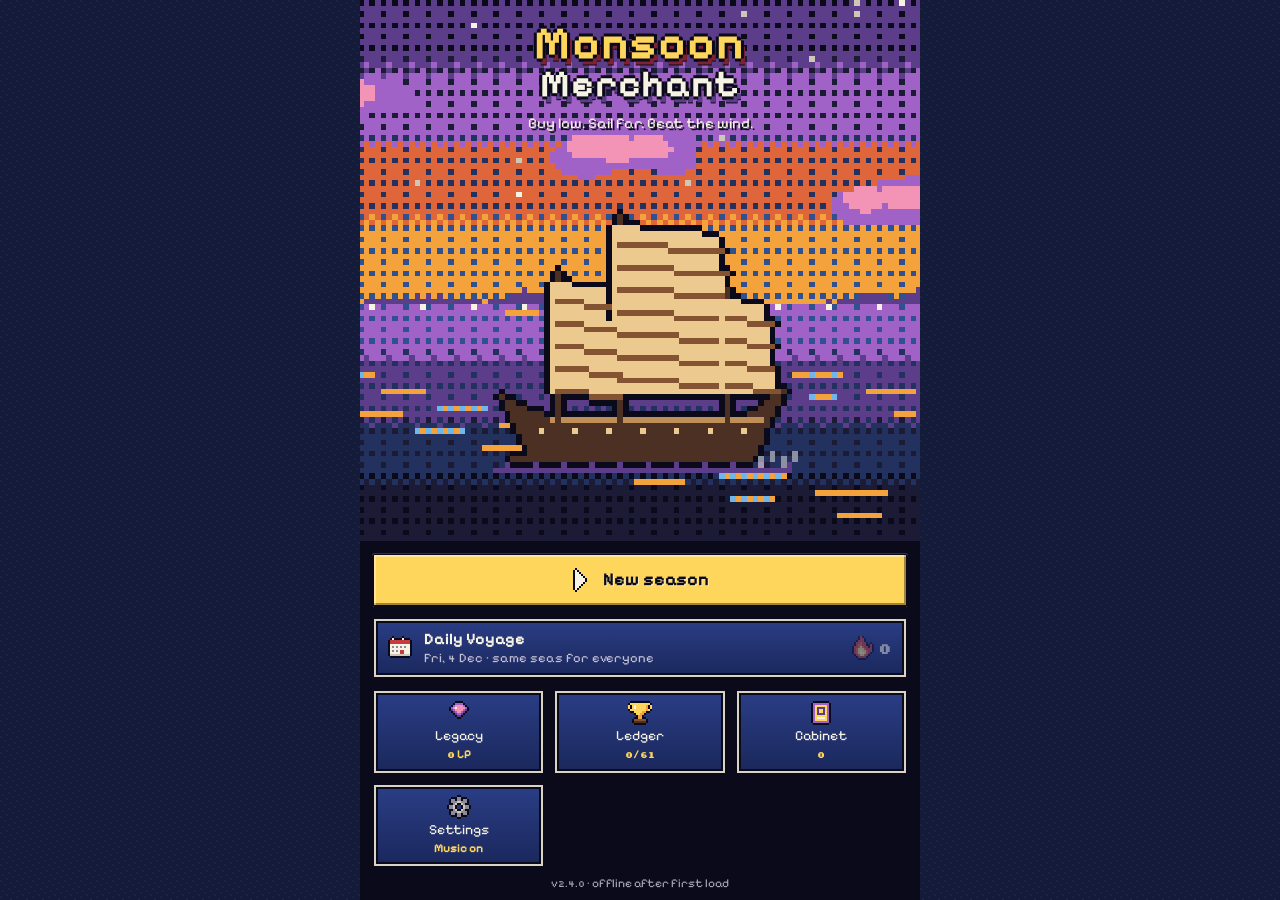
<file: index.html>
<!doctype html>
<html lang="en">
<head>
<meta charset="utf-8">
<meta name="viewport" content="width=device-width, initial-scale=1, viewport-fit=cover">
<title>Monsoon Merchant</title>
<meta name="description" content="Captain a ship across the monsoon seas of South-East Asia, then grow a trading company: warehouses, factories and freight that keep working while you sail. Plays offline.">
<link rel="canonical" href="https://noturboss.github.io/monsoon-merchant/">
<script type="application/ld+json">
{
  "@context": "https://schema.org",
  "@type": ["VideoGame", "WebApplication"],
  "@id": "https://noturboss.github.io/monsoon-merchant/#game",
  "name": "Monsoon Merchant",
  "url": "https://noturboss.github.io/monsoon-merchant/",
  "description": "A single-player trading and supply-chain strategy game. Captain your ship across South-East Asia and grow a company of warehouses, factories, estates, shops and freight routes that run while you sail. Play a 90 or 120-day season, the Daily Voyage, or Endless chapters. Installable for offline play after the first visit.",
  "image": "https://noturboss.github.io/monsoon-merchant/icon-512.png",
  "applicationCategory": "GameApplication",
  "operatingSystem": "Any operating system with a modern web browser",
  "browserRequirements": "Requires JavaScript. An initial internet connection is required for offline installation.",
  "gamePlatform": "Web browser",
  "genre": ["Strategy", "Trading simulation"],
  "playMode": "https://schema.org/SinglePlayer",
  "inLanguage": "en",
  "isAccessibleForFree": true,
  "offers": {
    "@type": "Offer",
    "price": "0",
    "priceCurrency": "MYR",
    "url": "https://noturboss.github.io/monsoon-merchant/"
  }
}
</script>
<meta name="theme-color" content="#111733">
<meta name="color-scheme" content="dark">
<meta name="mobile-web-app-capable" content="yes">
<meta name="apple-mobile-web-app-capable" content="yes">
<meta name="apple-mobile-web-app-status-bar-style" content="black-translucent">
<meta name="apple-mobile-web-app-title" content="Monsoon">
<meta name="format-detection" content="telephone=no">
<link rel="manifest" href="manifest.webmanifest">
<link rel="icon" type="image/png" sizes="192x192" href="icon-192.png">
<link rel="apple-touch-icon" href="apple-touch-icon.png">
<link rel="stylesheet" href="style.css">
<link rel="stylesheet" href="company.css">
</head>
<body>
<div id="app"><div id="screen" tabindex="-1"></div><div id="overlay"></div><div id="toasts" role="status" aria-live="polite" aria-relevant="additions text"></div></div>
<noscript><p style="padding:24px;color:#fff">Monsoon Merchant needs JavaScript.</p></noscript>
<script src="engine.js"></script>
<script src="map.js"></script>
<script src="logistics.js"></script>
<script src="company-world.js"></script>
<script src="company-actions.js"></script>
<script src="company-play.js"></script>
<script src="network-ui.js"></script>
<script src="art.js"></script>
<script src="pixel.js"></script>
<script src="sfx.js"></script>
<script src="ui.js"></script>
</body>
</html>
</file>
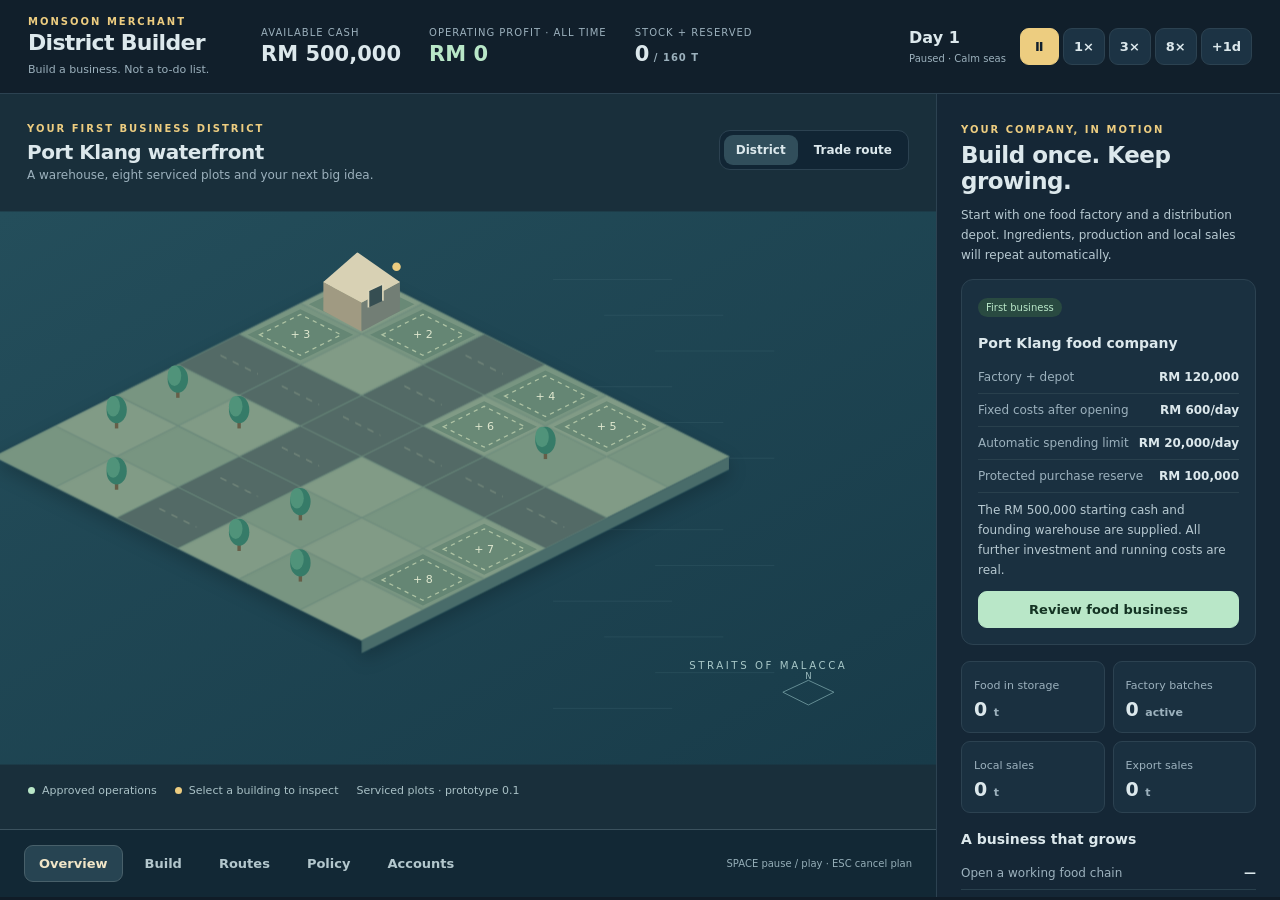
<file: desktop/index.html>
<!doctype html>
<html lang="en">
<head>
  <meta charset="utf-8"><meta name="viewport" content="width=device-width,initial-scale=1">
  <meta name="theme-color" content="#101f2d">
  <title>Monsoon Merchant — District Builder</title>
  <meta name="description" content="Desktop-first business-builder prototype. Build a supply chain, set its policies, and watch it work.">
  <link rel="stylesheet" href="district.css">
</head>
<body>
  <div id="app"></div>
  <input type="file" id="restore-file" accept="application/json,.json" hidden>
  <div id="notice" role="status" aria-live="polite"></div>
  <noscript>This local business simulation needs JavaScript. No account or cloud service is required.</noscript>
  <script src="simulation.js"></script><script src="scene.js"></script><script src="app.js"></script>
</body>
</html>
</file>
<file: style.css>
/* Fonts: Pixelify Sans (c) The Pixelify Sans Project Authors; Silkscreen (c) Jason Kottke (digits only). Both SIL Open Font License 1.1. */
@font-face{font-family:'Pixelify Sans';font-weight:400;font-display:swap;src:url([data-uri]) format('woff2')}
@font-face{font-family:'MM Digits';font-weight:400;font-display:swap;size-adjust:78%;unicode-range:U+0030-0039;src:url([data-uri]) format('woff')}
@font-face{font-family:'Pixelify Sans';font-weight:700;font-display:swap;src:url([data-uri]) format('woff2')}
@font-face{font-family:'MM Digits';font-weight:700;font-display:swap;size-adjust:78%;unicode-range:U+0030-0039;src:url([data-uri]) format('woff')}
/* Monsoon Merchant — 16-bit pixel theme. */
:root {
  --k: #0b0a1a; --ink: #1c1b36; --navy: #23315f; --blue: #31508f; --blue2: #3e80c4; --sky: #6fb7ea; --pale: #b4e6ff;
  --white: #f6f2e4; --silver: #cfc8b6; --grey: #8d8a99; --slate: #57556b;
  --teal: #39c3b2; --teal2: #1d7f84; --gold: #ffd65c; --orange: #f4a23c; --rust: #df653a; --red: #c63b3b; --maroon: #7d2232;
  --pink: #f394b6; --purple: #a062c6; --violet: #5c3d8a; --green: #84cf54; --green2: #3f9142; --sand: #ebc98f; --tan: #c08f58;
  --text: var(--white); --muted: #c4bfd3; --dim: #a7a3b8;
  --win1: #2b3e86; --win2: #1a275c;
  --safe-t: env(safe-area-inset-top, 0px); --safe-b: env(safe-area-inset-bottom, 0px);
  --px: 2px;
  color-scheme: dark;
}
* { box-sizing: border-box; margin: 0; padding: 0; -webkit-tap-highlight-color: transparent; }
html, body { height: 100%; background: #111733; }
body {
  font-family: 'MM Digits', 'Pixelify Sans', ui-monospace, monospace; font-size: 16px; line-height: 1.3; color: var(--text);
  background: #111733 var(--bgtile) repeat; background-size: 16px 16px; image-rendering: pixelated;
  overscroll-behavior: none; -webkit-font-smoothing: none; font-smooth: never; -webkit-user-select: none; user-select: none;
  -webkit-text-size-adjust: 100%;
}
button { font: inherit; color: inherit; background: none; border: 0; cursor: pointer; }
button:disabled { cursor: default; }
ul { list-style: none; }
b, strong { font-weight: 700; }
canvas, .ic, .gi, .pt, .sh, img { image-rendering: -webkit-optimize-contrast; image-rendering: pixelated; image-rendering: crisp-edges; }
canvas, .ic, .gi, .pt, .sh { image-rendering: pixelated; }
#app { position: fixed; inset: 0; display: flex; flex-direction: column; max-width: 560px; margin: 0 auto; }
#screen { flex: 1; min-height: 0; display: flex; flex-direction: column; }
.screen { flex: 1; min-height: 0; display: flex; flex-direction: column; }
.scroll { flex: 1; min-height: 0; overflow-y: auto; -webkit-overflow-scrolling: touch; padding: 12px 12px 24px; }
.pos { color: var(--green); } .neg { color: #ff7a6b; } .warn { color: var(--orange); } .dim { color: var(--dim); }
.small { font-size: 13px; }
.empty { color: var(--dim); padding: 10px 2px; }

/* ---------- Sprites ---------- */
.ic, .gi { display: inline-block; flex: none; width: 24px; height: 24px; background: no-repeat center / 100% 100%; vertical-align: middle; }
.ic.s16 { width: 16px; height: 16px; } .ic.s32, .gi.s32 { width: 36px; height: 36px; }
.gi.sm { width: 24px; height: 24px; } .gi.xs { width: 18px; height: 18px; }
.gi { width: 30px; height: 30px; }
.pt { --s: 48px; display: inline-block; flex: none; width: var(--s); height: var(--s); background: var(--bg, #222) no-repeat center bottom / 100% 100%;
  border: 2px solid var(--k); box-shadow: inset 0 0 0 2px rgba(255,255,255,.18); }
.pt { background-color: var(--bg); }
.sh { display: block; background: no-repeat center / contain; aspect-ratio: var(--w) / var(--h); width: 100%; }

/* ---------- Windows (JRPG frames) ---------- */
.win, .hud, .tabs, .sheet, .modal, .toast, .port-banner, .shipcard, .fin-card, .contract, .intel, .season-box, .yard-row, .ship-offer, .help-sec,
.capt, .setup-sum, .daily-card, .tile, .board, .tip, .banner, .end-hero, .chart-card, .lp-card, .lp-hero, .unl, .race, .bounty, .group .toggle-row, .link-row, .muted-box, .install-hint, .update, .goods .good, .cargo li, .achs li, .hist li, .sealog, .voyage-pill, .levels-info, .level-desc {
  background: linear-gradient(180deg, var(--win1), var(--win2));
  border: 2px solid var(--k);
  box-shadow: inset 0 0 0 2px #d9d3c3, inset 0 0 0 4px #0b0a1a, 0 3px 0 rgba(0,0,0,.35);
  clip-path: polygon(2px 0, calc(100% - 2px) 0, 100% 2px, 100% calc(100% - 2px), calc(100% - 2px) 100%, 2px 100%, 0 calc(100% - 2px), 0 2px);
}
.win.plain, .goods .good, .cargo li, .achs li, .hist li, .yard-row, .contract, .unl, .capt, .bounty { box-shadow: inset 0 0 0 2px #6d7fb8, inset 0 0 0 4px #0b0a1a; }
section { margin-top: 14px; }
section:first-child { margin-top: 0; }
.sec { display: flex; align-items: baseline; gap: 8px; font-size: 15px; color: var(--gold); text-transform: uppercase; letter-spacing: .06em; margin: 0 2px 8px; text-shadow: 2px 2px 0 var(--k); }
.sec small { color: var(--muted); text-transform: none; letter-spacing: 0; font-size: 13px; text-shadow: none; }
.sub { display: flex; gap: 8px; align-items: baseline; color: var(--gold); font-size: 15px; margin: 14px 2px 8px; text-shadow: 2px 2px 0 var(--k); }
.sub small { color: var(--muted); font-size: 13px; text-shadow: none; }
h1, h2, h3 { font-weight: 700; text-shadow: 2px 2px 0 var(--k); }

/* ---------- Buttons ---------- */
.btn { position: relative; display: inline-flex; align-items: center; justify-content: center; gap: 8px; min-height: 44px; padding: 8px 14px;
  background: var(--blue2); color: var(--white); border: 2px solid var(--k); font-weight: 700; text-shadow: 1px 1px 0 var(--k);
  box-shadow: inset 2px 2px 0 rgba(255,255,255,.38), inset -2px -2px 0 rgba(0,0,0,.38), 0 3px 0 var(--k);
  clip-path: polygon(2px 0, calc(100% - 2px) 0, 100% 2px, 100% calc(100% - 2px), calc(100% - 2px) 100%, 2px 100%, 0 calc(100% - 2px), 0 2px); }
.btn:active:not(:disabled) { transform: translateY(2px); box-shadow: inset -2px -2px 0 rgba(255,255,255,.25), inset 2px 2px 0 rgba(0,0,0,.45); }
.btn:disabled { filter: grayscale(.8) brightness(.7); }
.btn.primary { background: var(--gold); color: var(--k); text-shadow: 1px 1px 0 rgba(255,255,255,.6); }
.btn.ghost { background: var(--navy); }
.btn.big { width: 100%; min-height: 54px; font-size: 18px; }
.btn.sm { min-height: 38px; padding: 6px 10px; font-size: 14px; }
.btn.xs { min-height: 40px; padding: 4px 8px; font-size: 13px; }
.btn.danger { color: #ffb0a6; }
.btn.danger-fill { background: var(--red); }
.btn.on { background: var(--teal2); }
.btn small { display: block; font-weight: 400; font-size: 13px; opacity: .85; }
.icon-btn { width: 44px; height: 44px; display: grid; place-items: center; }
.icon-btn:active, .menu-btn:active { transform: translateY(2px); }
.cta { padding: 10px 12px calc(10px + var(--safe-b)); background: rgba(11,10,26,.85); border-top: 2px solid var(--k); }
.cta.stack { display: flex; flex-direction: column; gap: 10px; }
.cta-row { display: flex; gap: 10px; } .cta-row .btn { flex: 1; }
.row-actions { display: flex; flex-wrap: wrap; gap: 10px; margin-top: 12px; }
.row-actions .btn { flex: 1; }

/* ---------- Top bar ---------- */
.topbar { display: flex; align-items: center; gap: 6px; padding: calc(6px + var(--safe-t)) 8px 6px; background: var(--navy); border-bottom: 2px solid var(--k); box-shadow: 0 2px 0 #3c4f95 inset; }
.topbar h2 { flex: 1; font-size: 20px; }
.topbar-right { min-width: 44px; }

/* ---------- Title ---------- */
.title-screen { background: #120f2a; }
.title-top { position: relative; flex: 1; min-height: 200px; display: flex; flex-direction: column; justify-content: flex-start; overflow: hidden; }
.title-scene { position: absolute; inset: 0; }
.title-scene canvas { width: 100%; height: 100%; object-fit: cover; object-position: center 70%; display: block; }
.logo { position: relative; z-index: 1; text-align: center; padding: calc(22px + var(--safe-t)) 12px 0; }
.logo h1 { display: flex; flex-direction: column; line-height: .95; }
.logo h1 span { font-size: 46px; letter-spacing: .03em; color: var(--gold); text-shadow: 3px 0 0 var(--k), -3px 0 0 var(--k), 0 3px 0 var(--k), 0 -3px 0 var(--k), 4px 6px 0 var(--maroon), 4px 7px 0 var(--k); }
.logo h1 span:last-child { font-size: 38px; color: var(--white); text-shadow: 3px 0 0 var(--k), -3px 0 0 var(--k), 0 3px 0 var(--k), 0 -3px 0 var(--k), 4px 6px 0 var(--violet), 4px 7px 0 var(--k); }
.logo p { margin-top: 12px; color: var(--white); text-shadow: 2px 2px 0 var(--k); font-size: 15px; }
.title-bottom { padding: 10px 12px calc(8px + var(--safe-b)); background: rgba(11,10,26,.92); border-top: 2px solid var(--k); box-shadow: 0 -2px 0 #3c4f95; }
.title-actions { display: flex; flex-direction: column; gap: 10px; }
.title-actions > .btn { width: 100%; }
.btn.cont { flex-direction: column; text-align: center; }
.daily-card { display: flex; align-items: center; gap: 12px; padding: 10px 14px; text-align: left; }
.daily-card .dc-m { flex: 1; display: flex; flex-direction: column; }
.daily-card .dc-m small { color: var(--muted); font-size: 13px; }
.daily-card .dc-r { display: flex; align-items: center; gap: 4px; font-size: 20px; opacity: .45; }
.daily-card .dc-r.live { opacity: 1; color: var(--orange); }
.title-row { display: grid; grid-template-columns: repeat(3, 1fr); gap: 8px; }
.tile { display: flex; flex-direction: column; align-items: center; gap: 2px; padding: 10px 4px; }
.tile span { font-size: 14px; } .tile b { font-size: 12px; color: var(--gold); }
.install { width: 100%; }
.install-hint { display: flex; align-items: center; gap: 10px; padding: 10px 12px; font-size: 13px; color: var(--muted); }
.update { display: flex; align-items: center; gap: 10px; padding: 12px; width: 100%; text-align: left; color: var(--gold); animation: blink 1.2s steps(2) infinite; }
@keyframes blink { 50% { filter: brightness(1.35); } }
.version { text-align: center; font-size: 12px; color: var(--dim); margin-top: 8px; }

/* ---------- Setup ---------- */
.captains { display: flex; flex-direction: column; gap: 8px; }
.capt { display: flex; align-items: flex-start; gap: 12px; padding: 10px; text-align: left; }
.capt > div { flex: 1; display: flex; flex-direction: column; gap: 2px; }
.capt small { color: var(--gold); font-size: 13px; }
.capt p { color: var(--muted); font-size: 13px; }
.capt.on { background: linear-gradient(180deg, #2f6a8a, #1d3f66); box-shadow: inset 0 0 0 2px var(--gold), inset 0 0 0 4px var(--k); }
.capt.locked { opacity: .65; }
.capt.locked .pt { filter: grayscale(1) brightness(.6); }
.lockline, .startline { display: flex; align-items: center; gap: 4px; font-size: 12px; color: var(--dim); margin-top: 2px; }
.lockline .ic { width: 16px; height: 16px; }
.levels { display: grid; grid-template-columns: repeat(6, 1fr); gap: 6px; }
.lvl { min-height: 42px; display: grid; place-items: center; font-size: 18px; font-weight: 700; background: var(--navy); border: 2px solid var(--k); box-shadow: inset 2px 2px 0 rgba(255,255,255,.2), inset -2px -2px 0 rgba(0,0,0,.4); }
.lvl.on { background: var(--gold); color: var(--k); }
.lvl.locked { opacity: .5; }
.lvl .ic { width: 18px; height: 18px; }
.level-desc { margin-top: 10px; padding: 12px; font-size: 14px; color: var(--muted); }
.level-desc ul { margin: 6px 0 6px 18px; list-style: square; }
.level-desc b { color: var(--text); }
.setup-sum { display: grid; grid-template-columns: repeat(3, 1fr); padding: 12px; gap: 6px; }
.setup-sum div { display: flex; flex-direction: column; }
.setup-sum small { color: var(--muted); font-size: 12px; }

/* ---------- HUD & tabs ---------- */
.hud { position: relative; z-index: 2; padding: calc(4px + var(--safe-t)) 8px 6px; box-shadow: inset 0 -2px 0 #6d7fb8, 0 3px 0 rgba(0,0,0,.4); clip-path: none; border-width: 0 0 2px; }
.hud-r1 { display: flex; align-items: center; gap: 6px; }
.menu-btn { width: 40px; height: 40px; display: grid; place-items: center; }
.loc { flex: 1; min-width: 0; display: flex; align-items: center; gap: 6px; font-weight: 700; font-size: 16px; }
.loc span { white-space: nowrap; overflow: hidden; text-overflow: ellipsis; }
.chip.wind { display: flex; align-items: center; gap: 3px; padding: 3px 7px; background: var(--k); border: 2px solid var(--teal2); color: var(--pale); font-size: 13px; }
.chip.wind .ic { width: 18px; height: 18px; }
.chip.wind small { color: var(--muted); }
.day { display: flex; flex-direction: column; align-items: stretch; gap: 3px; padding: 3px 6px; background: var(--k); border: 2px solid var(--blue); font-size: 13px; min-width: 76px; }
.day i { display: block; height: 4px; background: var(--gold); box-shadow: 2px 0 0 var(--k); }
.hud-r2 { display: grid; grid-template-columns: 1.1fr .9fr 1.1fr; gap: 6px; margin-top: 6px; }
.stat { position: relative; display: flex; align-items: center; gap: 5px; padding: 4px 6px; background: rgba(11,10,26,.55); border: 2px solid var(--k); min-width: 0; }
.stat > div { display: flex; flex-direction: column; min-width: 0; }
.stat small { font-size: 11px; color: var(--muted); line-height: 1; }
.stat b { font-size: 15px; white-space: nowrap; overflow: hidden; text-overflow: ellipsis; line-height: 1.15; }
.stat .ic { width: 20px; height: 20px; }
.stat.cash b { color: var(--gold); }
.debt-badge { position: absolute; right: -2px; bottom: -10px; font-size: 10px; padding: 0 4px; background: var(--red); border: 2px solid var(--k); white-space: nowrap; }
.rivalbar { display: flex; align-items: center; gap: 6px; width: 100%; margin-top: 6px; padding: 2px 6px 2px 2px; background: rgba(11,10,26,.55); border: 2px solid var(--k); font-size: 13px; text-align: left; }
.rivalbar .pt { border-width: 1px; box-shadow: none; }
.rivalbar span { flex: 1; color: var(--muted); white-space: nowrap; overflow: hidden; text-overflow: ellipsis; }
.rivalbar span b { color: #ff8f7a; }
.rivalbar em { font-style: normal; font-weight: 700; white-space: nowrap; }
.rivalbar.ahead em { color: var(--green); } .rivalbar.behind em { color: #ff7a6b; }
.tabs { display: grid; grid-template-columns: repeat(5, minmax(0, 1fr)); padding: 4px 4px calc(4px + var(--safe-b)); clip-path: none; border-width: 2px 0 0; box-shadow: inset 0 2px 0 #6d7fb8; }
.tab { position: relative; display: flex; flex-direction: column; align-items: center; gap: 2px; padding: 6px 0 4px; font-size: 13px; color: var(--muted); }
.tab .ic { width: 28px; height: 28px; filter: grayscale(.6) brightness(.8); }
.tab.on { color: var(--gold); }
.tab.on .ic { filter: none; animation: hop .5s steps(2) 1; }
.tab.on::before { content: ''; position: absolute; left: 50%; top: -2px; width: 0; height: 0; transform: translateX(-50%); border: 6px solid transparent; border-top-color: var(--gold); }
@keyframes hop { 50% { transform: translateY(-3px); } }
.tab .dot { position: absolute; top: 4px; right: 26%; width: 8px; height: 8px; background: var(--red); border: 2px solid var(--k); }

/* ---------- Market ---------- */
.port-banner { padding: 4px; }
.pb-art { position: relative; height: 104px; background: #31508f no-repeat center bottom / cover; image-rendering: pixelated; border: 2px solid var(--k); }
.pb-name { position: absolute; left: 6px; top: 6px; display: flex; align-items: center; gap: 6px; padding: 2px 8px; background: rgba(11,10,26,.82); border: 2px solid var(--k); box-shadow: inset 0 0 0 2px #d9d3c3; }
.pb-name h2 { font-size: 20px; }
.cc { font-size: 11px; padding: 0 4px; background: var(--slate); border: 1px solid var(--k); }
.pb-body { padding: 8px 8px 6px; }
.pb-fac { display: flex; gap: 10px; float: right; }
.fac { display: inline-flex; align-items: center; gap: 3px; font-size: 12px; color: var(--muted); }
.fac .ic { width: 18px; height: 18px; }
.pb-body p { font-size: 14px; color: var(--muted); }
.profile { display: flex; flex-wrap: wrap; align-items: center; gap: 4px 6px; margin-top: 8px; clear: both; }
.profile .lab { font-size: 11px; color: var(--dim); text-transform: uppercase; letter-spacing: .05em; margin-left: 2px; }
.mini { display: inline-flex; align-items: center; gap: 3px; padding: 1px 6px 1px 2px; background: rgba(11,10,26,.6); border: 2px solid var(--k); font-size: 13px; }
.mini .gi { width: 18px; height: 18px; }
.banner { display: flex; align-items: center; gap: 10px; padding: 10px 12px; margin-top: 10px; font-size: 14px; }
.banner.warn { background: linear-gradient(180deg, #7a4a1a, #4a2a10); }
.banner.end { flex-wrap: wrap; background: linear-gradient(180deg, #2f6a3a, #1d3f24); }
.banner.end p { flex: 1; min-width: 60%; }
.events { display: flex; flex-direction: column; gap: 6px; margin-top: 10px; }
.evline { display: flex; align-items: center; gap: 8px; padding: 6px 10px; font-size: 14px; background: rgba(11,10,26,.6); border: 2px solid var(--k); border-left-width: 6px; }
.evline span { flex: 1; } .evline small { color: var(--muted); font-size: 12px; white-space: nowrap; }
.evline.shortage, .evline.boom { border-left-color: var(--green); }
.evline.glut, .evline.bust { border-left-color: var(--red); }
.evline.squeeze, .evline.dump { border-left-color: var(--orange); }
.goods { display: flex; flex-direction: column; gap: 6px; margin-top: 12px; }
.goods .good { width: 100%; display: flex; align-items: center; gap: 10px; padding: 8px 10px 8px 8px; text-align: left; }
.goods .good:active { transform: translateY(2px); }
.g-main { flex: 1; min-width: 0; display: flex; flex-direction: column; gap: 2px; }
.g-name { display: flex; flex-wrap: wrap; align-items: center; gap: 4px 6px; font-weight: 700; font-size: 16px; }
.vs { font-size: 12px; padding: 0 4px; border: 2px solid var(--k); font-weight: 700; }
.vs.cheap { background: var(--green2); } .vs.dear { background: #9a6a12; color: var(--gold); } .vs.flat { background: var(--slate); }
.evtag { font-size: 11px; padding: 0 4px; border: 2px solid var(--k); text-transform: uppercase; }
.evtag.shortage, .evtag.boom { background: var(--green2); } .evtag.glut, .evtag.bust { background: var(--maroon); } .evtag.squeeze, .evtag.dump { background: #8a4a12; }
.perish .ic { width: 16px; height: 16px; }
.holdline, .best { font-size: 13px; color: var(--muted); }
.holdline b { color: var(--text); }
.best i, .lohi i, .sub i, .facts i { font-style: normal; font-size: 11px; padding: 0 3px; border: 1px solid var(--k); }
i.fresh { background: var(--green2); } i.aging { background: #8a6a12; } i.stale { background: var(--maroon); }
.g-px { display: grid; grid-template-columns: auto auto; gap: 8px; text-align: right; }
.g-px div { display: flex; flex-direction: column; }
.g-px small { font-size: 11px; color: var(--muted); }
.g-px b { font-size: 15px; }
.g-px div:first-child b { color: var(--gold); }
.foot-note { margin-top: 10px; text-align: center; font-size: 12px; color: var(--dim); }
.tip { position: relative; display: flex; align-items: flex-start; gap: 10px; padding: 10px 12px; margin-bottom: 10px; font-size: 14px; background: linear-gradient(180deg, #4a3a7a, #2a1f52); }
.tip p { flex: 1; color: var(--white); }
.tip-ok { align-self: center; min-height: 40px; min-width: 44px; padding: 4px 10px; background: var(--gold); color: var(--k); border: 2px solid var(--k); font-weight: 700; font-size: 13px; }

/* ---------- Map ---------- */
.map-box { position: relative; }
.pxmap { position: relative; width: 100%; aspect-ratio: 200 / 297; border: 2px solid var(--k); box-shadow: 0 0 0 2px #d9d3c3, 0 0 0 4px var(--k); background: #31508f; overflow: hidden; touch-action: manipulation; }
.pxmap canvas { position: absolute; inset: 0; width: 100%; height: 100%; display: block; }
.map-labels { position: absolute; inset: 0; pointer-events: none; z-index: 2; }
.lbl { position: absolute; transform: translate(-50%, 7px); font-size: 12px; font-weight: 700; color: var(--white); padding: 0 3px; background: rgba(11,10,26,.75); border: 1px solid var(--k); white-space: nowrap; }
.lbl.end { transform: translate(calc(-100% - 8px), -50%); } .lbl.start { transform: translate(8px, -50%); }
.lbl.here { color: var(--gold); } .lbl.locked { color: var(--dim); } .lbl.sel { background: var(--gold); color: var(--k); }
.map-legend { display: flex; flex-wrap: wrap; gap: 4px 12px; margin-top: 10px; font-size: 12px; color: var(--muted); }
.map-legend span { display: inline-flex; align-items: center; gap: 4px; }
.map-legend .ic { width: 16px; height: 16px; }
.windnote { flex-basis: 100%; }
.center-note { text-align: center; color: var(--muted); font-size: 14px; margin-top: 10px; }
.board { padding: 10px 10px 6px; margin-top: 12px; }
.board ul { display: flex; flex-direction: column; }
.board li { display: grid; grid-template-columns: auto 1fr; grid-template-rows: auto auto; column-gap: 8px; padding: 6px 0; border-top: 2px dotted #31508f; font-size: 13px; }
.board li:first-child { border-top: 0; }
.board li .gi { grid-row: span 2; align-self: center; }
.lohi { display: flex; flex-wrap: wrap; gap: 2px 12px; color: var(--muted); }
.lohi em { font-style: normal; color: var(--text); font-weight: 700; }

/* ---------- Ship ---------- */
.shipcard { padding: 4px 4px 10px; }
.ship-scene { border: 2px solid var(--k); }
.ship-scene canvas, .ev-scene canvas, .sea-scene canvas { display: block; width: 100%; height: auto; aspect-ratio: 160 / 96; }
.ship-scene canvas { aspect-ratio: 160 / 70; object-fit: cover; object-position: 0 100%; }
.sc-top { padding: 8px 8px 0; }
.sc-top h3 { font-size: 20px; } .sc-top p { color: var(--muted); font-size: 14px; }
.sc-stats { display: grid; grid-template-columns: repeat(4, 1fr); gap: 6px; padding: 8px; }
.sc-stats div { display: flex; flex-direction: column; padding: 4px 6px; background: rgba(11,10,26,.55); border: 2px solid var(--k); }
.sc-stats small { font-size: 11px; color: var(--muted); }
.sc-stats b { font-size: 14px; }
.cond { padding: 0 8px; }
.cond-top { display: flex; justify-content: space-between; font-size: 14px; }
.bar { height: 12px; margin-top: 4px; background: var(--k); border: 2px solid var(--k); }
.bar i { display: block; height: 100%; background: repeating-linear-gradient(90deg, currentColor 0 6px, transparent 6px 8px); }
.bar i.pos { color: var(--green); } .bar i.warn { color: var(--orange); } .bar i.neg { color: var(--red); }
.cond p { margin-top: 4px; }
.ups { display: flex; flex-wrap: wrap; gap: 6px; padding: 10px 8px 0; }
.up { display: inline-flex; align-items: center; gap: 4px; padding: 2px 6px 2px 2px; font-size: 12px; color: var(--dim); background: rgba(11,10,26,.5); border: 2px solid var(--k); }
.up .ic { width: 16px; height: 16px; }
.up.on { color: var(--green); }
.cargo { display: flex; flex-direction: column; gap: 6px; }
.cargo li { display: flex; align-items: center; gap: 10px; padding: 8px 10px; }
.cargo li > div { flex: 1; display: flex; flex-direction: column; }
.cargo small { color: var(--muted); font-size: 13px; }
.cv { color: var(--gold); }
.muted-box { display: flex; align-items: center; gap: 10px; padding: 12px; color: var(--muted); font-size: 14px; }
.yard-row { display: flex; align-items: center; gap: 10px; padding: 10px; margin-bottom: 6px; }
.yard-row > div { flex: 1; display: flex; flex-direction: column; }
.yard-row small { color: var(--muted); font-size: 13px; }
.ship-offer { display: grid; grid-template-columns: 96px 1fr; grid-template-rows: auto auto; gap: 6px 10px; align-items: center; padding: 10px; margin-bottom: 6px; }
.ship-offer .sh { grid-row: span 2; width: 96px; }
.so-main { display: flex; flex-direction: column; gap: 2px; }
.so-main small { color: var(--muted); font-size: 13px; }
.so-stats { display: flex; flex-wrap: wrap; gap: 4px; }
.so-stats span { font-size: 11px; padding: 0 4px; background: rgba(11,10,26,.6); border: 1px solid var(--k); }
.ship-offer .btn { justify-self: start; }

/* ---------- Office ---------- */
.bounties { display: flex; flex-direction: column; gap: 6px; }
.bounty { display: flex; align-items: center; gap: 10px; padding: 8px 10px; }
.bounty > div { flex: 1; display: flex; flex-direction: column; gap: 2px; }
.bounty b { font-size: 14px; } .bounty small { color: var(--muted); font-size: 12px; }
.bounty .lp { font-weight: 700; color: var(--purple); background: var(--k); padding: 1px 5px; border: 2px solid var(--violet); font-size: 13px; }
.bounty.done { background: linear-gradient(180deg, #2f6a3a, #1d3f24); } .bounty.done .lp { color: var(--green); border-color: var(--green2); }
.bounty.failed { opacity: .55; } .bounty.failed b { text-decoration: line-through; }
.race { padding: 10px; }
.race.behind { background: linear-gradient(180deg, #5a2236, #2c1222); } .race.ahead { background: linear-gradient(180deg, #24506a, #142b44); }
.race-top { display: flex; align-items: center; gap: 10px; }
.race-top > div { flex: 1; display: flex; flex-direction: column; }
.race-top small { color: var(--muted); font-size: 13px; }
.race-nums { display: grid; grid-template-columns: repeat(3, 1fr); gap: 6px; margin: 8px 0; }
.race-nums div { display: flex; flex-direction: column; padding: 4px 6px; background: rgba(11,10,26,.55); border: 2px solid var(--k); }
.race-nums small { font-size: 11px; color: var(--muted); }
.gold { color: var(--gold); } .red { color: #ff8f7a; }
.steps { display: block; width: 100%; height: 70px; background: rgba(11,10,26,.6); border: 2px solid var(--k); margin-bottom: 6px; }
.end-race .steps { height: 80px; }
.contract { display: flex; align-items: center; gap: 10px; padding: 10px; margin-bottom: 6px; }
.contract > div { flex: 1; display: flex; flex-direction: column; gap: 2px; font-size: 14px; }
.contract small { color: var(--muted); font-size: 12px; }
.contract.active { background: linear-gradient(180deg, #24506a, #142b44); box-shadow: inset 0 0 0 2px var(--teal), inset 0 0 0 4px var(--k); }
.fin { display: flex; flex-direction: column; gap: 8px; }
.fin-card { padding: 10px; }
.fin-card.off { opacity: .8; }
.fin-card.along { background: linear-gradient(180deg, #4a1f2a, #24101a); }
.fin-top { display: flex; align-items: center; gap: 8px; }
.fin-top b { flex: 1; font-size: 16px; } .fin-top small { color: var(--muted); font-size: 12px; }
.fin-num { display: flex; justify-content: space-between; align-items: baseline; margin: 6px 0; }
.fin-num small { color: var(--muted); font-size: 12px; } .fin-num b { font-size: 18px; }
.fin-btns { display: flex; flex-wrap: wrap; gap: 6px; }
.fin-btns .btn { flex: 1; }
.fin-card p { margin-top: 6px; }
.intel { display: flex; align-items: center; gap: 10px; padding: 10px; }
.intel > div { flex: 1; display: flex; flex-direction: column; }
.intel small { color: var(--muted); font-size: 13px; }
.newsfeed { display: flex; flex-direction: column; margin-top: 8px; background: rgba(11,10,26,.55); border: 2px solid var(--k); }
.news { display: flex; gap: 8px; padding: 8px 10px; border-top: 2px dotted #31508f; font-size: 14px; }
.news:first-child { border-top: 0; }
.news > div { flex: 1; }
.news small { display: block; color: var(--dim); font-size: 12px; margin-top: 2px; }
.news.new p::before { content: 'NEW '; color: var(--gold); font-weight: 700; font-size: 11px; }
.src { display: inline-block; margin: 4px 4px 0 0; font-size: 11px; padding: 0 4px; border: 1px solid var(--k); background: var(--slate); }
.src.rum { background: var(--violet); } .src.solid { background: var(--green2); } .src.shaky { background: #8a4a12; } .src.riv { background: var(--maroon); }
.season-box { padding: 10px; }
.season-box > div:first-child { display: flex; align-items: center; gap: 10px; }
.season-box span { display: flex; flex-direction: column; }
.season-box small { color: var(--muted); font-size: 13px; }
.season-box p { margin-top: 8px; }

/* ---------- Sea ---------- */
.sea { background: #0b0a1a; }
.sea-view { position: relative; border-bottom: 2px solid var(--k); }
.sea-scene canvas { aspect-ratio: 160 / 96; }
.voyage-pill { position: absolute; left: 8px; top: 8px; display: flex; flex-direction: column; padding: 4px 10px; font-size: 13px; }
.voyage-pill span { color: var(--muted); font-size: 12px; }
.sea-bottom { flex: 1; min-height: 0; display: grid; grid-template-columns: 42% 1fr; gap: 8px; padding: 8px 8px calc(8px + var(--safe-b)); overflow: hidden; }
.sea-mini .pxmap { box-shadow: 0 0 0 2px #d9d3c3, 0 0 0 4px var(--k); }
.sea-side { display: flex; flex-direction: column; gap: 8px; min-height: 0; }
.sealog { flex: 1; min-height: 0; overflow: hidden; padding: 6px 8px; display: flex; flex-direction: column; gap: 6px; font-size: 13px; }
.sealog li { display: flex; flex-direction: column; }
.sealog small { color: var(--gold); font-size: 11px; }
.sealog li.bad span { color: #ff9a8a; } .sealog li.good span { color: var(--green); } .sealog li.monsoon span { color: var(--pale); }
.sealog li.fresh { animation: blink .6s steps(2) 2; }
.sea .tip { margin: 0 8px 8px; }

/* ---------- End ---------- */
.end .scroll { padding-top: calc(14px + var(--safe-t)); }
.end-hero { text-align: center; padding: 16px 12px; background: linear-gradient(180deg, #4a3a7a, #1d1546); }
.end-hero > small { color: var(--muted); }
.stamp { display: inline-block; margin: 12px 0 10px; padding: 6px 16px; border: 4px double var(--gold); color: var(--gold); font-size: 26px; font-weight: 700; text-transform: uppercase; letter-spacing: .06em; text-shadow: 2px 2px 0 var(--k); animation: stamp .45s steps(4) .15s both; }
@keyframes stamp { from { transform: scale(2.2); opacity: 0; } }
.rank-deckhand .stamp, .rank-bosun .stamp { color: var(--silver); border-color: var(--silver); }
.rank-trader .stamp { color: var(--sky); border-color: var(--sky); }
.rank-merchant .stamp { color: var(--teal); border-color: var(--teal); }
.rank-legend .stamp { color: var(--gold); border-color: var(--gold); animation: stamp .45s steps(4) .15s both, blink 1s steps(2) infinite .6s; }
.end-nw { display: flex; flex-direction: column; align-items: center; }
.end-nw small { color: var(--muted); }
.end-nw b { font-size: 32px; color: var(--gold); text-shadow: 3px 3px 0 var(--k); }
.pb { display: inline-flex; align-items: center; gap: 4px; margin-top: 4px; color: var(--gold); font-size: 13px; }
.next { color: var(--dim); font-size: 13px; margin-top: 6px; }
.breakdown { display: grid; grid-template-columns: 1fr 1fr; gap: 6px; margin-top: 12px; }
.breakdown div, .statgrid div { display: flex; flex-direction: column; padding: 8px 10px; background: rgba(11,10,26,.65); border: 2px solid var(--k); box-shadow: inset 0 0 0 2px #31508f; }
.breakdown small, .statgrid small { color: var(--muted); font-size: 12px; }
.statgrid { display: grid; grid-template-columns: repeat(3, 1fr); gap: 6px; margin-top: 12px; }
.statgrid b { font-size: 15px; }
.lp-card { margin-top: 12px; padding: 12px; background: linear-gradient(180deg, #4a2f7a, #24164a); }
.lp-big { display: flex; align-items: center; gap: 8px; margin-bottom: 6px; }
.lp-big .ic { width: 30px; height: 30px; }
.lp-big b { font-size: 28px; color: var(--pink); text-shadow: 2px 2px 0 var(--k); }
.lp-big span { color: var(--muted); }
.lp-card li { display: flex; justify-content: space-between; align-items: center; padding: 5px 0; border-top: 2px dotted var(--violet); font-size: 14px; }
.lp-card li span { display: flex; align-items: center; gap: 6px; color: var(--muted); }
.lp-card li .ic { width: 18px; height: 18px; }
.lp-card li.ach span { color: var(--gold); }
.lvlup { display: flex; align-items: center; gap: 6px; margin-top: 8px; color: var(--gold); }

/* ---------- Legacy & ledger ---------- */
.lp-hero { display: flex; flex-wrap: wrap; align-items: center; gap: 10px; padding: 14px; background: linear-gradient(180deg, #4a2f7a, #24164a); }
.lp-hero > .ic { width: 36px; height: 36px; }
.lp-hero > div { display: flex; flex-direction: column; }
.lp-hero b { font-size: 30px; color: var(--pink); text-shadow: 2px 2px 0 var(--k); line-height: 1; }
.lp-hero small { color: var(--muted); }
.lp-hero p { width: 100%; color: var(--muted); font-size: 13px; }
.seg { display: flex; gap: 4px; margin: 12px 0 8px; overflow-x: auto; }
.seg button { flex: 1; padding: 8px 8px; font-size: 13px; background: var(--navy); border: 2px solid var(--k); color: var(--muted); white-space: nowrap; box-shadow: inset 2px 2px 0 rgba(255,255,255,.15), inset -2px -2px 0 rgba(0,0,0,.4); }
.seg button.on { background: var(--gold); color: var(--k); font-weight: 700; }
.seg button:disabled { opacity: .5; }
.unlocks { display: flex; flex-direction: column; gap: 6px; }
.unl { display: flex; align-items: center; gap: 10px; padding: 10px; }
.unl > div { flex: 1; min-width: 0; display: flex; flex-direction: column; gap: 2px; }
.unl small { color: var(--muted); font-size: 12px; }
.unl.have { background: linear-gradient(180deg, #2f6a3a, #1d3f24); }
.ul-ic { width: 40px; height: 40px; display: grid; place-items: center; background: rgba(11,10,26,.6); border: 2px solid var(--k); flex: none; }
.owned { width: 36px; height: 36px; display: grid; place-items: center; }
.levels-info { margin-top: 14px; padding: 12px; }
.levels-info p { color: var(--muted); font-size: 13px; }
.achs { display: flex; flex-direction: column; gap: 6px; }
.achs li { display: flex; align-items: center; gap: 10px; padding: 8px 10px; opacity: .55; }
.achs li > div { flex: 1; display: flex; flex-direction: column; }
.achs li small { color: var(--muted); font-size: 12px; }
.achs li > span { font-size: 12px; color: var(--pink); }
.achs li.got { opacity: 1; background: linear-gradient(180deg, #5a4a1a, #2a2010); }
.hist { display: flex; flex-direction: column; gap: 6px; }
.hist li { display: flex; align-items: center; gap: 10px; padding: 8px; }
.hist li > div { flex: 1; display: flex; flex-direction: column; }
.hist small { color: var(--muted); font-size: 12px; }
.hist .nw { color: var(--gold); }

/* ---------- Settings & help ---------- */
.group { display: flex; flex-direction: column; gap: 6px; }
.toggle-row { width: 100%; display: flex; align-items: center; gap: 10px; padding: 10px 12px; text-align: left; }
.toggle-row > div { flex: 1; display: flex; flex-direction: column; }
.toggle-row small { color: var(--muted); font-size: 12px; }
.switch { width: 46px; height: 24px; position: relative; flex: none; background: var(--k); border: 2px solid var(--k); box-shadow: inset 0 0 0 2px var(--slate); }
.switch i { position: absolute; top: 2px; left: 2px; width: 18px; height: 16px; background: var(--grey); box-shadow: inset -2px -2px 0 rgba(0,0,0,.4), inset 2px 2px 0 rgba(255,255,255,.4); }
.switch.on { box-shadow: inset 0 0 0 2px var(--green2); background: #1d3f24; }
.switch.on i { left: 24px; background: var(--green); }
.link-row { width: 100%; display: flex; align-items: center; gap: 10px; padding: 12px; text-align: left; font-weight: 700; }
.link-row > span { display: flex; flex-direction: column; }
.link-row small { color: var(--muted); font-weight: 400; font-size: 12px; }
.link-row.danger { color: #ff9a8a; }
.about { text-align: center; color: var(--dim); font-size: 12px; margin: 18px 8px; }
textarea { width: 100%; min-height: 90px; margin: 8px 0; padding: 8px; font: 12px ui-monospace, monospace; color: var(--text); background: var(--k); border: 2px solid var(--blue); -webkit-user-select: text; user-select: text; }
.help-sec { padding: 12px; margin-bottom: 8px; }
.help-sec h3 { font-size: 17px; color: var(--gold); margin-bottom: 6px; }
.help-sec p { color: var(--muted); font-size: 14px; }
.help-sec p + p { margin-top: 6px; }
.help-sec b { color: var(--text); }

/* ---------- Sheets & modals ---------- */
#overlay { position: fixed; inset: 0; z-index: 20; display: none; max-width: 560px; margin: 0 auto; }
#overlay.open { display: block; }
.backdrop { position: absolute; inset: 0; background: rgba(11,10,26,.6); }
.backdrop.solid { background: rgba(11,10,26,.82); }
.sheet { position: absolute; left: 0; right: 0; bottom: 0; max-height: 88%; overflow-y: auto; padding: 8px 14px calc(14px + var(--safe-b)); animation: up .2s steps(5) both; clip-path: none; border-width: 2px 0 0; box-shadow: inset 0 2px 0 #d9d3c3, inset 0 4px 0 #0b0a1a; }
@keyframes up { from { transform: translateY(100%); } }
.grip { width: 40px; height: 4px; margin: 2px auto 8px; background: var(--slate); }
.sh-head { display: flex; align-items: center; gap: 10px; margin-bottom: 10px; }
.sh-head > div { flex: 1; min-width: 0; }
.sh-head h3 { font-size: 20px; display: flex; align-items: center; gap: 6px; }
.sh-head small { color: var(--muted); font-size: 13px; }
.sheet .btn.big { margin-top: 12px; }
.qty { display: grid; grid-template-columns: 52px 44px 1fr 44px 52px; gap: 6px; align-items: center; margin: 10px 0 6px; }
.qbtn { min-height: 44px; display: grid; place-items: center; background: var(--navy); border: 2px solid var(--k); font-weight: 700; box-shadow: inset 2px 2px 0 rgba(255,255,255,.2), inset -2px -2px 0 rgba(0,0,0,.4); }
.qbtn:active { transform: translateY(2px); }
.qval { display: flex; flex-direction: column; align-items: center; }
.qval b { font-size: 26px; color: var(--gold); text-shadow: 2px 2px 0 var(--k); }
.qval small { color: var(--muted); font-size: 12px; }
input[type=range] { -webkit-appearance: none; appearance: none; width: 100%; height: 30px; background: transparent; margin: 4px 0; }
input[type=range]::-webkit-slider-runnable-track { height: 8px; background: var(--k); border: 2px solid var(--blue); }
input[type=range]::-webkit-slider-thumb { -webkit-appearance: none; width: 22px; height: 26px; margin-top: -11px; background: var(--gold); border: 2px solid var(--k); box-shadow: inset -2px -2px 0 rgba(0,0,0,.35), inset 2px 2px 0 rgba(255,255,255,.5); }
input[type=range]::-moz-range-track { height: 8px; background: var(--k); border: 2px solid var(--blue); }
input[type=range]::-moz-range-thumb { width: 18px; height: 22px; background: var(--gold); border: 2px solid var(--k); border-radius: 0; }
.quick { display: grid; grid-template-columns: 1fr 1fr 1fr 2fr; gap: 6px; }
.quick button { min-height: 36px; background: var(--navy); border: 2px solid var(--k); font-size: 14px; box-shadow: inset 2px 2px 0 rgba(255,255,255,.15), inset -2px -2px 0 rgba(0,0,0,.4); }
.facts { display: grid; grid-template-columns: 1fr 1fr; gap: 6px; margin-top: 10px; }
.facts div { display: flex; flex-direction: column; padding: 6px 8px; background: rgba(11,10,26,.55); border: 2px solid var(--k); }
.facts dt { font-size: 11px; color: var(--muted); }
.facts dd { font-size: 14px; }
.facts dd b { color: var(--gold); }
.warnline { display: flex; align-items: center; gap: 6px; margin-top: 8px; font-size: 13px; color: var(--orange); }
.blurb { color: var(--muted); font-size: 14px; }
.blurb p + p { margin-top: 8px; }
.blurb b { color: var(--text); }
.locked-box { display: flex; align-items: center; gap: 10px; margin-top: 10px; padding: 10px; background: rgba(11,10,26,.6); border: 2px solid var(--k); }
.voy { display: grid; grid-template-columns: repeat(4, 1fr); gap: 6px; margin-top: 10px; }
.voy div { display: flex; flex-direction: column; padding: 6px; background: rgba(11,10,26,.55); border: 2px solid var(--k); }
.voy small { font-size: 11px; color: var(--muted); } .voy b { font-size: 15px; } .voy span { font-size: 11px; }
.risk.low { color: var(--green); } .risk.medium { color: var(--orange); } .risk.high { color: #ff7a6b; }
.via { display: flex; align-items: center; gap: 6px; margin-top: 8px; font-size: 12px; color: var(--muted); }
.via .ic { width: 16px; height: 16px; }
.ptable { width: 100%; border-collapse: collapse; font-size: 13px; }
.ptable th { text-align: left; font-weight: 400; font-size: 11px; color: var(--muted); padding: 2px 4px; }
.ptable td { padding: 4px; border-top: 2px dotted #31508f; }
.ptable td:first-child { display: flex; align-items: center; gap: 4px; }
.est { margin-top: 8px; font-size: 13px; color: var(--muted); }
.contract-note { display: flex; align-items: center; gap: 6px; margin-top: 8px; font-size: 13px; color: var(--teal); }
.warns { display: flex; flex-direction: column; gap: 6px; margin-top: 10px; }
.warns li { display: flex; align-items: flex-start; gap: 6px; font-size: 13px; color: var(--orange); }
.menu-list { display: flex; flex-direction: column; gap: 6px; }
.modal { position: absolute; left: 10px; right: 10px; top: 50%; transform: translateY(-50%); max-height: calc(100% - 24px - var(--safe-t) - var(--safe-b)); overflow-y: auto; padding: 8px; animation: pop .2s steps(4) both; }
@keyframes pop { from { transform: translateY(-50%) scale(.6); opacity: 0; } }
.ev-scene { border: 2px solid var(--k); }
.ev-scene canvas { aspect-ratio: 160 / 96; }
.dialog { margin-top: 8px; padding: 10px 12px; background: rgba(11,10,26,.7); border: 2px solid var(--k); box-shadow: inset 0 0 0 2px #6d7fb8; }
.speaker { display: flex; align-items: center; gap: 8px; float: left; margin: 0 10px 4px 0; flex-direction: column; font-size: 11px; color: var(--gold); }
.dialog h3 { font-size: 19px; color: var(--gold); margin-bottom: 4px; }
.dialog p { font-size: 15px; }
.dialog::after { content: ''; display: block; clear: both; }
.choices { display: flex; flex-direction: column; gap: 6px; margin-top: 8px; }
.choice { position: relative; display: flex; flex-direction: column; align-items: flex-start; padding: 10px 12px 10px 30px; text-align: left; background: var(--navy); border: 2px solid var(--k); box-shadow: inset 2px 2px 0 rgba(255,255,255,.2), inset -2px -2px 0 rgba(0,0,0,.4); }
.choice::before { content: ''; position: absolute; left: 10px; top: 14px; border: 6px solid transparent; border-left: 8px solid var(--white); opacity: 0; }
.choice:hover::before, .choice:focus::before, .choice:active::before { opacity: 1; animation: blink .5s steps(2) infinite; }
.choice:first-child::before { opacity: 1; }
.choice small { font-size: 13px; color: var(--muted); }
.choice:active { transform: translateY(2px); background: var(--blue); }
.choice:disabled { opacity: .45; }
.modal > h3 { font-size: 22px; text-align: center; margin: 10px 0 2px; color: var(--gold); }
.modal > .sub { text-align: center; color: var(--muted); font-size: 13px; }
.modal > p { margin: 8px 4px; }
.modal .btn.big { margin-top: 10px; }
.ev-art { display: grid; place-items: center; margin: 8px auto 0; width: 72px; height: 72px; background: rgba(11,10,26,.6); border: 2px solid var(--k); }
.ev-art .ic { width: 48px; height: 48px; animation: hop .6s steps(2) 2; }
.ev-art.good { box-shadow: inset 0 0 0 3px var(--green2); } .ev-art.bad { box-shadow: inset 0 0 0 3px var(--red); }
.result .dialog { text-align: center; }
.arr-list { display: flex; flex-direction: column; gap: 4px; margin-top: 8px; }
.arr-list li { display: flex; align-items: center; gap: 8px; padding: 6px 8px; font-size: 13px; background: rgba(11,10,26,.55); border: 2px solid var(--k); }
.arr-list li.pos { color: var(--green); } .arr-list li.warn { color: var(--orange); }
.arr-list .ic { width: 18px; height: 18px; }

/* ---------- Toasts ---------- */
#toasts { position: fixed; left: 0; right: 0; bottom: calc(84px + var(--safe-b)); z-index: 40; display: flex; flex-direction: column; align-items: center; gap: 6px; pointer-events: none; max-width: 560px; margin: 0 auto; padding: 0 12px; }
.toast { display: flex; align-items: center; gap: 8px; padding: 8px 12px; font-size: 14px; max-width: 100%; animation: tin .2s steps(3) both; }
.toast.out { animation: tout .3s steps(3) both; }
.toast.ach { background: linear-gradient(180deg, #5a4a1a, #2a2010); color: var(--gold); }
.toast.bad { background: linear-gradient(180deg, #5a2236, #2c1222); }
.toast.good { background: linear-gradient(180deg, #2f6a3a, #1d3f24); }
@keyframes tin { from { transform: translateY(16px); opacity: 0; } }
@keyframes tout { to { transform: translateY(8px); opacity: 0; } }
.floater { position: fixed; left: 50%; top: 40%; z-index: 50; transform: translateX(-50%); font-size: 30px; font-weight: 700; text-shadow: 3px 3px 0 var(--k); pointer-events: none; animation: float 1.4s steps(10) both; }
.floater.pos { color: var(--gold); } .floater.neg { color: #ff7a6b; }
@keyframes float { to { transform: translate(-50%, -60px); opacity: 0; } }

@media (max-width: 370px) {
  .logo h1 span { font-size: 38px; } .logo h1 span:last-child { font-size: 32px; }
  .stat b { font-size: 13px; } .stat .ic { display: none; }
  .g-px b { font-size: 13px; }
  .qty { grid-template-columns: 44px 40px 1fr 40px 44px; }
}
@media (max-height: 680px) { .logo { padding-top: calc(10px + var(--safe-t)); } .logo h1 span { font-size: 36px; } .logo h1 span:last-child { font-size: 30px; } .logo p { display: none; } }
@media (prefers-reduced-motion: reduce) { *, *::before, *::after { animation-duration: .001ms !important; animation-iteration-count: 1 !important; } }

/* ---------- Shared tokens used by the company workspaces ---------- */
:root { --bg0: #0b0a1a; --bg1: #111733; --bg2: #1a275c; --card: #23315f; --card2: #2b3e86; --line: #31508f; --line2: #6d7fb8; --r: 0px; --r-sm: 0px; }
button:focus-visible, input:focus-visible, select:focus-visible, textarea:focus-visible, [tabindex]:focus-visible { outline: 3px solid var(--gold); outline-offset: 3px; }
.scroll { overflow-x: hidden; }
.title-screen { overflow-y: auto; }
.title-actions .warnline { margin: 0; }
.destinations ul { display: grid; gap: 6px; }
.destination { display: flex; flex-direction: column; gap: 3px; width: 100%; min-height: 52px; padding: 10px 12px; text-align: left; background: linear-gradient(180deg, var(--win1), var(--win2)); border: 2px solid var(--k); box-shadow: inset 0 0 0 2px #6d7fb8, inset 0 0 0 4px #0b0a1a; }
.destination small { color: var(--muted); font-size: 13px; }
.destination:active { transform: translateY(2px); }
.reward-note { margin-top: 10px; font-size: 13px; color: var(--muted); }
.reduce-motion *, .reduce-motion *::before, .reduce-motion *::after { animation-duration: .001ms !important; animation-iteration-count: 1 !important; transition-duration: .001ms !important; }

/* Dialogs share geometry, never the market row's layout. */
.sheet { max-height: calc(100% - max(12px, var(--safe-t))); overscroll-behavior: contain; overflow-x: hidden; }
.modal { top: max(12px, var(--safe-t)); bottom: max(12px, var(--safe-b)); margin-block: auto; height: fit-content; max-height: calc(100% - max(12px, var(--safe-t)) - max(12px, var(--safe-b))); transform: none; overscroll-behavior: contain; overflow-x: hidden; animation: dialogPop .2s steps(4) both; }
@keyframes dialogPop { from { transform: scale(.7); opacity: 0; } to { transform: none; opacity: 1; } }
.modal h3, .sh-head h3, .choice, .btn { overflow-wrap: anywhere; }
.sh-head { align-items: flex-start; }
.sh-head .icon-btn { flex: 0 0 44px; }
.sh-head h3 { flex-wrap: wrap; }
.sheet .row-actions .btn, .sheet .cta-row .btn { min-width: 0; }
.facts dt, .facts dd { min-width: 0; overflow-wrap: anywhere; }
.modal .choice { width: 100%; min-width: 0; }
.toast span, .arr-list li span { min-width: 0; overflow-wrap: anywhere; }
@media (max-width: 380px) { .voy { grid-template-columns: repeat(2, minmax(0, 1fr)); } }

/* Network Company — a wider workspace with a single shared clock. */
#app.network-mode { max-width: 1120px; }
.network-entry { border-color: rgba(46,196,182,.6); background: linear-gradient(105deg, rgba(46,196,182,.16), rgba(19,43,68,.8)); }
.network-entry .dc-l { color: var(--teal); background: rgba(46,196,182,.14); }
.new-tag { display: inline-block; margin-left: 5px; padding: 1px 5px; border-radius: 5px; font-size: 9px; letter-spacing: .05em; background: var(--teal); color: #04211E; vertical-align: middle; }
.network-screen { height: 100%; display: flex; flex-direction: column; min-width: 0; }
.net-header { flex: none; display: flex; align-items: center; justify-content: space-between; gap: 10px; padding: calc(10px + var(--safe-t)) 16px 10px; border-bottom: 1px solid var(--line); background: rgba(7,18,32,.92); }
.net-header > div { min-width: 0; text-align: center; display: flex; flex-direction: column; }
.net-header small { color: var(--muted); font-size: 12px; }
.net-header .btn { flex-shrink: 0; padding: 8px 10px; font-size: 13px; }
.net-scroll { flex: 1; min-height: 0; overflow-y: auto; overflow-x: hidden; padding: 18px 22px 28px; overscroll-behavior: contain; }
.net-intro { max-width: 650px; margin: 8px auto 22px; padding: 26px; border: 1px solid var(--line2); border-radius: 22px; background: radial-gradient(ellipse at 100% 0%, rgba(46,196,182,.16), transparent 60%), var(--bg2); }
.net-kicker { display: block; color: var(--teal); text-transform: uppercase; letter-spacing: .12em; font-size: 11px; font-weight: 750; margin-bottom: 8px; }
.net-intro h1 { font-size: clamp(28px, 5vw, 40px); line-height: 1.15; letter-spacing: -.03em; }
.net-intro > p { color: var(--muted); margin: 12px 0; }
.net-intro .net-lead { font-size: 22px; color: var(--text); font-weight: 650; }
.net-intro > .btn { margin-top: 10px; width: 100%; }
.net-steps { margin: 24px 0; padding-left: 24px; display: grid; gap: 14px; color: var(--teal); }
.net-steps li { padding-left: 8px; }
.net-steps b { display: block; color: var(--text); margin-bottom: 3px; }
.net-steps span { color: var(--muted); font-size: 14px; }
.net-note { color: var(--muted); font-size: 13px; line-height: 1.5; margin: 10px 0; }
.net-warning { margin: 10px 0; padding: 12px; border: 1px solid rgba(255,179,71,.45); background: rgba(255,179,71,.1); color: #FFD9A3; border-radius: 11px; font-size: 13px; line-height: 1.5; overflow-wrap: anywhere; }
.net-notice { color: #BFF3DA; font-size: 14px; margin: 0 0 14px; }
.net-notice:empty { display: none; }
.net-notice.net-warning { color: #FFD9A3; }
.net-text-button { color: var(--sky); text-decoration: underline; min-height: 44px; margin-top: 8px; }
.net-overview { display: grid; grid-template-columns: repeat(4, minmax(0, 1fr)); gap: 10px; margin-bottom: 16px; }
.net-overview > div { padding: 13px 14px; border: 1px solid var(--line); border-radius: 14px; background: rgba(19,43,68,.8); display: flex; flex-direction: column; gap: 3px; min-width: 0; }
.net-overview small { color: var(--muted); font-size: 11px; text-transform: uppercase; letter-spacing: .04em; }
.net-overview b { font-size: clamp(15px, 2.2vw, 21px); overflow-wrap: anywhere; }
.net-overview > div:first-child b { color: var(--gold); }
.net-guidance { padding: 14px 16px; border-left: 3px solid var(--teal); border-radius: 0 10px 10px 0; background: rgba(46,196,182,.08); margin-bottom: 18px; }
.net-guidance p { margin-top: 4px; color: var(--muted); font-size: 13px; }
.net-toolbar { display: flex; align-items: flex-end; justify-content: space-between; gap: 18px; margin-bottom: 18px; }
.net-toolbar .net-field { flex: 1; max-width: 520px; margin: 0; }
.net-regions { display: flex; flex-wrap: wrap; gap: 7px; margin: 0 0 16px; }
.net-regions button { flex: 1 1 120px; display: flex; flex-direction: column; justify-content: center; min-height: 48px; padding: 8px 11px; border: 1px solid var(--line2); border-radius: 10px; color: var(--muted); background: rgba(7,18,32,.6); font-size: 12px; }
.net-regions button[aria-pressed="true"] { color: var(--teal); border-color: var(--teal); background: rgba(46,196,182,.08); }
.net-regions small { font-size: 10px; color: var(--muted); }
.net-log summary:focus-visible { outline: 3px solid var(--gold); outline-offset: 3px; }
.net-field { display: flex; flex-direction: column; gap: 6px; margin: 12px 0; min-width: 0; }
.net-field > span { color: var(--muted); font-size: 12px; font-weight: 650; }
.net-field select, .net-field input, .net-field textarea { width: 100%; max-width: 100%; min-width: 0; min-height: 46px; padding: 10px 12px; background: #081827; color: var(--text); border: 1px solid var(--line2); border-radius: 10px; font: inherit; font-size: 16px; -webkit-user-select: text; user-select: text; }
.net-field select { padding-right: 28px; }
.net-field textarea { min-height: 130px; font-size: 12px; resize: vertical; }
.net-tabs { display: flex; padding: 4px; gap: 4px; border: 1px solid var(--line); background: var(--bg0); border-radius: 13px; }
.net-tabs .btn { background: transparent; border-color: transparent; font-size: 13px; padding: 9px 12px; }
.net-tabs .btn.on { background: var(--card2); border-color: var(--teal); }
.net-layout { display: grid; grid-template-columns: minmax(0, 1.25fr) minmax(0, 1fr); column-gap: 18px; align-items: start; }
.net-main-column, .net-side-column, .net-price-column { min-width: 0; }
.net-main-column { grid-column: 1; grid-row: 1; }
.net-side-column { grid-column: 2; grid-row: 1 / span 2; }
.net-price-column { grid-column: 1; grid-row: 2; }
.net-card { padding: 18px; border: 1px solid var(--line); border-radius: 16px; background: rgba(19,43,68,.72); margin-bottom: 16px; min-width: 0; }
.net-card h2 { font-size: 18px; margin-bottom: 10px; line-height: 1.3; overflow-wrap: anywhere; }
.net-card > p { color: var(--muted); }
.net-card > p.net-warning { color: #FFD9A3; }
.net-card > .btn { margin-top: 4px; max-width: 100%; }
.net-card-head { display: flex; justify-content: space-between; align-items: baseline; gap: 10px; }
.net-badge { display: inline-block; padding: 3px 7px; font-size: 10px; color: var(--teal); background: rgba(46,196,182,.12); border-radius: 6px; font-weight: 700; white-space: nowrap; }
.net-form { display: grid; grid-template-columns: repeat(2, minmax(0, 1fr)); gap: 0 12px; }
.net-form .net-field:first-child { grid-column: 1 / -1; }
.net-market { display: grid; grid-template-columns: repeat(2, minmax(0, 1fr)); gap: 8px; }
.net-product { display: flex; flex-direction: column; align-items: flex-start; gap: 4px; border: 1px solid var(--line2); border-radius: 11px; background: var(--bg2); padding: 12px; min-width: 0; }
.net-product.selected { border-color: var(--teal); background: rgba(46,196,182,.09); }
.net-product b { font-size: 14px; }
.net-product span { font-size: 12px; color: var(--muted); }
.net-product small { color: var(--dim); font-size: 11px; text-align: left; }
.net-operations { display: flex; flex-direction: column; gap: 10px; }
.net-operations li { display: flex; justify-content: space-between; align-items: flex-start; gap: 10px; padding: 12px 0; border-top: 1px solid var(--line); }
.net-operations li > div { display: flex; flex-direction: column; gap: 4px; min-width: 0; }
.net-operations .net-badge { align-self: flex-start; }
.net-operations b { font-size: 13px; overflow-wrap: anywhere; }
.net-operations small { color: var(--muted); font-size: 12px; }
.net-eta { flex: 0 0 68px; text-align: right; }
.net-eta b { color: var(--gold); }
.net-log summary { cursor: pointer; font-weight: 650; min-height: 28px; }
.net-log ul { display: flex; flex-direction: column; gap: 10px; margin-top: 14px; }
.net-log li { display: flex; align-items: baseline; gap: 10px; font-size: 12px; color: var(--muted); }
.net-log small { flex: 0 0 43px; color: var(--teal); }
.net-daybar { flex: none; display: flex; align-items: center; justify-content: space-between; gap: 18px; padding: 12px 22px calc(12px + var(--safe-b)); border-top: 1px solid var(--line2); background: #0B1A2C; box-shadow: 0 -5px 25px rgba(0,0,0,.2); }
.net-daybar p { font-size: 12px; color: var(--muted); }
.net-daybar p span { display: block; margin-top: 3px; }
.net-daybar b { color: var(--text); }
.net-daybar .btn { flex-shrink: 0; }
.net-backup { max-width: 700px; margin: 22px auto; }
.net-backup .btn { margin-right: 8px; margin-bottom: 6px; }
.net-stats { display: flex; flex-direction: column; gap: 10px; margin: 20px 0; }
.net-stats > div { display: flex; justify-content: space-between; gap: 12px; }
.net-stats dt { color: var(--muted); font-size: 13px; }
.net-stats dd { margin: 0; text-align: right; }
@media (max-width: 760px) {
  .net-layout { display: flex; flex-direction: column; gap: 0; align-items: stretch; }
  .net-toolbar { flex-direction: column; align-items: stretch; gap: 12px; }
  .net-toolbar .net-field { max-width: none; }
  .net-tabs .btn { flex: 1; }
  .net-overview { grid-template-columns: repeat(2, minmax(0, 1fr)); }
  .net-scroll { padding: 14px 14px 24px; }
  .net-card { padding: 15px; }
  .net-daybar { padding: 10px 14px calc(10px + var(--safe-b)); gap: 10px; }
  .net-daybar .btn { max-width: 44%; padding: 10px 12px; font-size: 13px; }
  .net-intro { padding: 20px; }
}
@media (max-width: 420px) {
  .net-header { gap: 6px; padding-inline: 10px; }
  .net-header > div b { font-size: 13px; }
  .net-header .btn { padding: 8px; font-size: 12px; }
  .net-form { grid-template-columns: minmax(0, 1fr); }
  .net-daybar p { font-size: 11px; }
  .net-overview > div { padding: 11px; }
  .net-market { grid-template-columns: repeat(2, minmax(0, 1fr)); }
}

/* ---------- Company tab (captain-first supply chain) ---------- */
.stagecard, .whcard, .whstrip, .co-sum, .route-row, .recipe {
  background: linear-gradient(180deg, var(--win1), var(--win2));
  border: 2px solid var(--k);
  box-shadow: inset 0 0 0 2px #6d7fb8, inset 0 0 0 4px #0b0a1a, 0 3px 0 rgba(0,0,0,.35);
  clip-path: polygon(2px 0, calc(100% - 2px) 0, 100% 2px, 100% calc(100% - 2px), calc(100% - 2px) 100%, 2px 100%, 0 calc(100% - 2px), 0 2px);
}
.stagecard { padding: 10px 12px 12px; }
.stagecard > p { margin-top: 8px; color: var(--muted); }
.stagecard > p b { color: var(--white); }
.stages { display: grid; grid-template-columns: repeat(4, 1fr); gap: 4px; }
.stg { position: relative; display: flex; flex-direction: column; align-items: center; gap: 3px; padding: 6px 2px; background: rgba(11,10,26,.6); border: 2px solid var(--k); color: var(--dim); text-align: center; }
.stg .ic { width: 28px; height: 28px; filter: grayscale(1) brightness(.55); }
.stg small { font-size: 12px; line-height: 1.1; }
.stg.on { background: rgba(57,195,178,.18); border-color: var(--teal2); color: var(--white); }
.stg.on .ic { filter: none; }
.stg.next { border-color: var(--gold); color: var(--gold); }
.stg.next::after { content: ''; position: absolute; top: -2px; right: -2px; width: 8px; height: 8px; background: var(--gold); border: 2px solid var(--k); }
.co-sum { display: grid; grid-template-columns: repeat(3, 1fr); gap: 6px; padding: 10px; }
.co-sum div { display: flex; flex-direction: column; min-width: 0; }
.co-sum small { color: var(--muted); font-size: 12px; }
.co-sum b { font-size: 16px; overflow-wrap: anywhere; }
.seg.reserve { margin: 0; }
.seg.reserve button { min-height: 40px; padding: 6px 4px; }
.here .btn { width: 100%; }
.here .btn + p { margin-top: 6px; }
.whcard { padding: 10px 12px 12px; margin-bottom: 10px; }
.wh-head { display: flex; flex-wrap: wrap; align-items: center; gap: 4px 8px; min-height: 34px; }
.wh-head > b { flex: 1 1 7em; min-width: 0; }
.wh-head > small { color: var(--muted); font-size: 13px; white-space: nowrap; }
.wh-head .btn { margin-left: auto; }
.whcard > .bar { margin: 6px 0 8px; }
.chips { display: flex; flex-wrap: wrap; gap: 4px; }
.chips.pick { gap: 6px; }
.chip-btn { display: inline-flex; align-items: center; gap: 4px; min-height: 40px; padding: 6px 10px; font-size: 14px; background: var(--navy); border: 2px solid var(--k); color: var(--muted); box-shadow: inset 2px 2px 0 rgba(255,255,255,.15), inset -2px -2px 0 rgba(0,0,0,.4); }
.chip-btn .gi { width: 18px; height: 18px; }
.chip-btn.on { background: var(--gold); color: var(--k); font-weight: 700; }
.chip-btn:disabled { opacity: .45; }
.chip-btn:active:not(:disabled) { transform: translateY(2px); }
.facline { display: flex; flex-wrap: wrap; align-items: center; gap: 8px; margin-top: 10px; padding: 8px; background: rgba(11,10,26,.55); border: 2px solid var(--k); }
.facline > .btn { margin-left: auto; }
.facline > span { flex: 1 1 11em; min-width: 0; display: flex; flex-direction: column; gap: 2px; }
.facline small { font-size: 12px; color: var(--muted); }
.facline small.pos { color: var(--green); } .facline small.warn { color: var(--orange); }
.orders { display: grid; gap: 4px; margin: 10px 0 8px; }
.orders:empty { display: none; }
.orders li { display: flex; align-items: center; gap: 8px; padding: 4px 4px 4px 8px; background: rgba(11,10,26,.55); border: 2px solid var(--k); border-left: 6px solid var(--teal); font-size: 14px; }
.orders li.sell { border-left-color: var(--gold); }
.orders li > span { flex: 1; min-width: 0; display: flex; flex-direction: column; }
.orders li small { color: var(--muted); font-size: 12px; }
.icon-btn.sm { width: 40px; height: 40px; flex: none; }
.icon-btn.sm .ic { width: 18px; height: 18px; }
.icon-btn:disabled { opacity: .35; }
.whcard > .btn.ghost, section > .btn.ghost { width: 100%; }
.route-row { display: flex; flex-wrap: wrap; align-items: center; gap: 8px; padding: 10px; margin-bottom: 8px; }
.route-row > span { flex: 1 1 11em; min-width: 0; display: flex; flex-direction: column; gap: 2px; }
.route-row small { color: var(--muted); font-size: 12px; }
.route-row > .btn { margin-left: auto; }
.route-row.moving > .ic { animation: coBob 1s steps(2) infinite; }
@keyframes coBob { 50% { transform: translateY(-2px); } }
.recipes { display: grid; gap: 8px; margin-top: 10px; }
.recipe { display: grid; grid-template-columns: 1fr auto; align-items: center; gap: 6px 8px; padding: 10px; }
.rc-io { grid-column: 1 / -1; display: flex; flex-wrap: wrap; align-items: center; gap: 4px; font-size: 14px; color: var(--gold); }
.rc-io span { display: inline-flex; align-items: center; gap: 2px; }
.rc-main { display: flex; flex-direction: column; gap: 2px; min-width: 0; }
.rc-main small { color: var(--muted); font-size: 12px; }
.whstrip { padding: 10px 12px; margin-top: 10px; }
.whstrip ul { display: grid; gap: 4px; margin-top: 8px; }
.whstrip li { display: flex; align-items: center; gap: 6px; padding: 4px 6px; background: rgba(11,10,26,.55); border: 2px solid var(--k); }
.whstrip li > span { flex: 1; min-width: 0; display: flex; flex-direction: column; }
.whstrip li small { color: var(--muted); font-size: 12px; }
.whstrip > p { margin-top: 6px; }
.banner.co { background: linear-gradient(180deg, #2b4a5e, #17283a); }
.banner.co p { flex: 1; }
.link-row.archive { margin-top: 8px; color: var(--sand); }
.link-row.archive .ic { flex: none; }
@media (max-width: 360px) {
  .co-sum b { font-size: 14px; }
  .stg small { font-size: 11px; }
  .chip-btn { padding: 6px 8px; font-size: 13px; }
}
.seg.season-len { margin: 0; }
.seg.season-len button { display: flex; flex-direction: column; align-items: center; gap: 2px; min-height: 54px; white-space: normal; }
.seg.season-len button b { font-size: 16px; }
.seg.season-len button small { font-size: 12px; font-weight: 400; }
/* ---------- Company reports, big orders and alerts ---------- */
.co-report, .deal-card, .alert-card {
  background: linear-gradient(180deg, var(--win1), var(--win2));
  border: 2px solid var(--k);
  box-shadow: inset 0 0 0 2px #6d7fb8, inset 0 0 0 4px #0b0a1a, 0 3px 0 rgba(0,0,0,.35);
  clip-path: polygon(2px 0, calc(100% - 2px) 0, 100% 2px, 100% calc(100% - 2px), calc(100% - 2px) 100%, 2px 100%, 0 calc(100% - 2px), 0 2px);
}
.co-report { padding: 10px 12px; }
.co-report h4 { display: flex; align-items: center; gap: 6px; font-size: 14px; color: var(--gold); margin-bottom: 6px; }
.co-report.arr { margin-top: 10px; }
.rep-grid { display: grid; grid-template-columns: repeat(3, minmax(0, 1fr)); gap: 4px; }
.rep-grid div { display: flex; flex-direction: column; min-width: 0; padding: 4px 6px; background: rgba(11,10,26,.55); border: 2px solid var(--k); }
.rep-grid small { color: var(--muted); font-size: 11px; }
.rep-grid b { font-size: 14px; overflow-wrap: anywhere; }
.rep-notes { display: grid; gap: 3px; margin-top: 6px; font-size: 12px; color: var(--muted); }
.rep-notes li::before { content: '» '; color: var(--gold); }
.arr-decide { display: flex; align-items: center; gap: 6px; margin-top: 8px; font-size: 13px; color: var(--gold); }
.arr-acts { display: flex; gap: 6px; margin-top: 10px; }
.arr-acts .btn.big { flex: 1; width: auto; }
.deal-card { display: flex; flex-wrap: wrap; align-items: center; gap: 8px; padding: 10px; margin-bottom: 8px; }
.deal-card.offer { box-shadow: inset 0 0 0 2px var(--gold), inset 0 0 0 4px #0b0a1a, 0 3px 0 rgba(0,0,0,.35); }
.deal-main { flex: 1 1 12em; min-width: 0; display: flex; flex-direction: column; gap: 3px; }
.deal-main small { color: var(--muted); font-size: 12px; }
.deal-main .bar { margin: 2px 0; }
.deal-act { display: flex; gap: 6px; margin-left: auto; }
.alert-card { display: flex; align-items: flex-start; gap: 8px; padding: 10px; margin-bottom: 8px; }
.alert-card > div { flex: 1; min-width: 0; }
.alert-card p { font-size: 14px; }
.alert-card.strike, .alert-card.breakdown { box-shadow: inset 0 0 0 2px var(--orange), inset 0 0 0 4px #0b0a1a, 0 3px 0 rgba(0,0,0,.35); }
.alert-card.boom { box-shadow: inset 0 0 0 2px var(--green), inset 0 0 0 4px #0b0a1a, 0 3px 0 rgba(0,0,0,.35); }
.alert-card .row-actions { display: flex; flex-wrap: wrap; gap: 6px; margin-top: 8px; }
.alert-card .btn { white-space: normal; text-align: left; }
.pl-row { display: flex; flex-wrap: wrap; align-items: baseline; gap: 4px 10px; margin: 6px 0 2px; font-size: 13px; }
.pl-row .dim { font-size: 12px; }
.pl.pos { color: var(--green); } .pl.neg { color: #ff7a6b; }
.src.co { background: var(--teal2); }
@media (max-width: 360px) { .rep-grid { grid-template-columns: repeat(2, minmax(0, 1fr)); } }

/* ---- 2.3: sparkline, Endless, company sub-tabs, estates, shops, managers ---- */
.spark { display: block; width: 100%; height: 60px; }
.spark .a { fill: rgba(57,195,178,.25); stroke: none; }
.spark .l { fill: none; stroke: var(--teal); stroke-width: 2; vector-effect: non-scaling-stroke; }
.day.endless small { font-size: 11px; color: var(--gold); }
.season-note { margin-top: 8px; padding: 8px 10px; background: rgba(11,10,26,.55); border: 2px solid var(--k); }
.seg.co-tabs { position: sticky; top: 0; z-index: 2; margin-top: 4px; background: rgba(17,23,51,.92); padding: 4px 0; }
.seg.co-tabs button, .seg.cats button { min-height: 44px; }
.seg .cnt { display: inline-block; min-width: 18px; margin-left: 4px; padding: 0 4px; background: var(--rust); color: var(--white); font-size: 11px; line-height: 16px; text-align: center; }
.seg button.on .cnt { background: var(--k); color: var(--gold); }
.shopbox { margin-top: 10px; padding: 8px; background: rgba(11,10,26,.4); border: 2px dashed #6d7fb8; }
.shopbox .facline { margin-top: 0; }
.shopbox .chips.pick { display: flex; flex-wrap: wrap; gap: 6px; margin-top: 8px; }
.hall { margin-top: 14px; }
.hall ol { display: flex; flex-direction: column; gap: 6px; list-style: none; }
.hall li { display: flex; align-items: center; gap: 10px; padding: 8px; background: rgba(11,10,26,.55); border: 2px solid var(--k); }
.hall li span { display: flex; flex-direction: column; }
.hall li small { color: var(--muted); font-size: 12px; }
ul.chapters { display: flex; flex-direction: column; gap: 4px; margin-top: 8px; font-size: 14px; }
ul.chapters li { display: flex; justify-content: space-between; gap: 8px; padding: 4px 0; border-bottom: 2px solid rgba(11,10,26,.6); }
.lp-line { display: flex; align-items: center; gap: 8px; margin-top: 10px; padding: 8px 10px; background: linear-gradient(180deg, #5a4a1a, #2a2010); color: var(--gold); border: 2px solid var(--k); font-size: 14px; }
.lp-line .ic { flex: none; width: 20px; height: 20px; }
.codebox { width: 100%; min-height: 120px; padding: 8px; font: 12px ui-monospace, monospace; color: var(--white); background: var(--k); border: 2px solid var(--blue); -webkit-user-select: all; user-select: all; }
.achs li .bar { margin-top: 6px; height: 10px; }
@media (prefers-reduced-motion: reduce) { * { animation-duration: .01ms !important; transition-duration: .01ms !important; } }
.rivalbar .rv-t { font-style: normal; }
@media (max-width: 359px) { .rivalbar .rv-t { display: none; } }

/* ---- 2.3.1: steady layout after trades, desktop scrollbars ---- */
.scroll { scrollbar-gutter: stable; scrollbar-width: thin; scrollbar-color: #6d7fb8 rgba(11,10,26,.6); }
.scroll::-webkit-scrollbar { width: 8px; }
.scroll::-webkit-scrollbar-track { background: rgba(11,10,26,.6); }
.scroll::-webkit-scrollbar-thumb { background: #6d7fb8; border: 2px solid #0b0a1a; }
.holdline, .best { display: block; white-space: nowrap; overflow: hidden; text-overflow: ellipsis; }
.goods .good.flash { animation: rowflash 1.2s steps(6) both; }
.goods .good.flash-pos { --flash: rgba(132,207,84,.45); } .goods .good.flash-neg { --flash: rgba(223,101,58,.45); }
@keyframes rowflash { 0%, 40% { box-shadow: inset 0 0 0 2px #6d7fb8, inset 0 0 0 4px #0b0a1a, inset 0 0 0 40px var(--flash); } 100% { box-shadow: inset 0 0 0 2px #6d7fb8, inset 0 0 0 4px #0b0a1a; } }
.done-line { color: var(--gold) !important; }
.floater.at-hud { font-size: 20px; transform: translateX(-50%); animation: floathud 1.4s steps(8) both; }
@keyframes floathud { from { transform: translate(-50%, 0); opacity: 1; } to { transform: translate(-50%, -14px); opacity: 0; } }
.sr-only { position: absolute; width: 1px; height: 1px; padding: 0; margin: -1px; overflow: hidden; clip: rect(0 0 0 0); white-space: nowrap; border: 0; }
.sea-view .tip { position: absolute; left: 8px; right: 8px; bottom: 8px; margin: 0; z-index: 2; }
.sea-side > .btn { flex: none; }
:root:not(.kbd) :focus-visible { outline: none; }
h1[tabindex="-1"]:focus, h2[tabindex="-1"]:focus, h3[tabindex="-1"]:focus, #screen:focus, [role="dialog"]:focus { outline: none; }
.goods .good:focus-visible, .link-row:focus-visible, .destination:focus-visible { outline-offset: -4px; }
/* The main action of a sheet stays in reach on short screens. */
.sheet > .btn.primary.big, .sheet #tradeDyn > .btn.primary.big { position: sticky; bottom: 0; z-index: 3; box-shadow: 0 -8px 0 #1f2f6c, 0 4px 0 #1a275c; }

/* ================= 2.4: captain, quests, cabinet, haggle, advice, wide layout, accessibility ================= */
.hud-r3 { display: flex; align-items: stretch; gap: 6px; margin-top: 6px; height: 30px; }
.hud-r3 > * { height: 100%; }
.hud-r3 .rivalbar { margin-top: 0; flex: 1; min-width: 0; }
.capchip { position: relative; flex: none; display: inline-flex; align-items: center; gap: 4px; min-height: 30px; padding: 2px 8px 2px 4px; background: rgba(11,10,26,.55); border: 2px solid var(--k); color: var(--gold); font-size: 13px; overflow: hidden; }
.capchip .ic { width: 18px; height: 18px; }
.capchip b { position: relative; z-index: 1; white-space: nowrap; }
.capchip .xpb { position: absolute; left: 0; bottom: 0; height: 3px; background: var(--gold); }
.capchip.ready { background: #5c3d1a; box-shadow: inset 0 0 0 2px var(--gold); animation: capPulse 1.2s steps(2) infinite; }
@keyframes capPulse { 50% { box-shadow: inset 0 0 0 2px var(--orange); } }
.questcard { width: 100%; display: flex; align-items: center; gap: 10px; padding: 10px 12px; margin-bottom: 10px; text-align: left; background: linear-gradient(180deg, #4a3a1f, #2a2010); border: 2px solid var(--k); box-shadow: inset 0 0 0 2px #a07a3a; }
.questcard > .ic { width: 28px; height: 28px; flex: none; }
.qc-m { flex: 1; min-width: 0; display: flex; flex-direction: column; gap: 1px; }
.qc-m small { color: var(--sand); font-size: 12px; }
.qc-m b { color: var(--gold); }
.qc-m span { font-size: 13px; color: var(--muted); }
.qc-m .bar { height: 8px; }
.questcard em { flex: none; font-style: normal; font-size: 12px; text-align: right; color: var(--green); white-space: nowrap; }
.bar.xp { height: 14px; margin: 6px 0 4px; }
.bar.xp i.pos { color: var(--gold); }
.perk-pick { display: grid; gap: 8px; }
.perk-opt { width: 100%; display: flex; flex-direction: column; gap: 2px; padding: 10px 12px; text-align: left; background: linear-gradient(180deg, #3e2f6e, #241a4a); border: 2px solid var(--k); box-shadow: inset 0 0 0 2px var(--gold); }
.perk-opt b { color: var(--gold); }
.perk-opt small, .perk-list small { color: var(--muted); font-size: 13px; }
.perk-opt:active { transform: translateY(2px); }
.perk-list { display: grid; gap: 6px; }
.perk-list li { display: flex; align-items: flex-start; gap: 8px; padding: 6px 8px; background: rgba(11,10,26,.5); border: 2px solid var(--k); }
.perk-list li > .ic { width: 16px; height: 16px; flex: none; margin-top: 2px; }
.perk-list span { display: flex; flex-direction: column; }
.sheet.captain .btn.ghost { width: 100%; margin-top: 12px; }
.cabinet section { margin-top: 14px; }
.cabinet-grid { display: grid; grid-template-columns: repeat(auto-fill, minmax(72px, 1fr)); gap: 6px; }
.cab { display: flex; flex-direction: column; align-items: center; gap: 3px; padding: 6px 2px; background: rgba(11,10,26,.6); border: 2px solid var(--k); color: var(--dim); text-align: center; }
.cab .ic, .cab .gi { width: 28px; height: 28px; }
.cab:not(.got) .ic { filter: brightness(.5); }
.cab small { font-size: 11px; line-height: 1.1; overflow-wrap: anywhere; }
.cab.got { background: rgba(255,214,92,.12); border-color: #a07a3a; color: var(--white); }
.best-trades { margin-top: 14px; }
.best-trades ul { display: grid; grid-template-columns: minmax(0, 1fr); gap: 6px; }
.best-trades li { display: flex; align-items: center; gap: 8px; padding: 8px 10px; background: rgba(11,10,26,.55); border: 2px solid var(--k); box-shadow: inset 0 0 0 2px #31508f; }
.bt-m { flex: 1; min-width: 0; display: flex; align-items: center; gap: 8px; }
.bt-m > span { display: flex; flex-direction: column; min-width: 0; }
.bt-m b, .bt-m small { white-space: nowrap; overflow: hidden; text-overflow: ellipsis; }
.bt-m small { font-size: 12px; color: var(--muted); }
.best-trades li { height: 60px; }
.best-trades li.empty { color: var(--dim); box-shadow: none; }
.best-trades li.empty b { color: var(--dim); font-weight: 400; }
.sellall .btn span { white-space: nowrap; overflow: hidden; text-overflow: ellipsis; }
.bt-m small i { font-style: normal; }
.bt-a { display: flex; gap: 4px; flex: none; }
.sellall .btn { width: 100%; }
.sellall small { font-size: 13px; }
.undobar { flex: 1; min-width: 0; display: flex; align-items: center; gap: 6px; padding: 0 6px; background: #1d3f24; border: 2px solid var(--k); box-shadow: inset 0 0 0 2px var(--green2); font-size: 13px; text-align: left; }
.undobar .ic { width: 16px; height: 16px; flex: none; }
.undobar span { flex: 1; min-width: 0; white-space: nowrap; overflow: hidden; text-overflow: ellipsis; color: var(--muted); }
.undobar b { flex: none; padding: 1px 8px; background: var(--gold); color: var(--k); border: 2px solid var(--k); }
.charters { margin-top: 14px; }
.charter-pick { display: grid; gap: 6px; margin: 8px 0; }
.charter-pick .toggle-row { background: rgba(11,10,26,.55); border: 2px solid var(--k); }
.charter-pick .toggle-row small { color: var(--muted); font-size: 13px; }
.charter-pick + .btn { width: 100%; }
.charter-list { display: grid; gap: 6px; }
.charter-list li { display: flex; flex-direction: column; gap: 2px; padding: 8px 10px; background: rgba(11,10,26,.55); border: 2px solid var(--k); }
.charter-list small { font-size: 13px; color: var(--muted); }
.charter-note { width: 100%; text-align: left; margin: 0 0 10px; }
.haggle { margin-top: 10px; padding: 10px; background: rgba(11,10,26,.6); border: 2px solid var(--k); }
.haggle .btn { width: 100%; margin-top: 8px; }
.hag-bar { position: relative; height: 34px; margin-top: 10px; background: var(--maroon); border: 2px solid var(--k); }
.hag-good { position: absolute; top: 0; bottom: 0; background: var(--orange); }
.hag-zone { position: absolute; top: 0; bottom: 0; background: var(--gold); box-shadow: inset 0 0 0 2px var(--k); }
#hagMark { position: absolute; top: -6px; bottom: -6px; width: 6px; margin-left: -3px; background: var(--white); border: 2px solid var(--k); left: 0; }
.hag-btn .ic { width: 18px; height: 18px; }
.payback { display: block; width: 100%; margin-top: 4px; font-size: 13px; }
.seg button .ic { width: 16px; height: 16px; vertical-align: -3px; }
.payback b { color: var(--white); }
.price-chips { align-items: center; margin-top: 8px; }
.lbl .pr { font-style: normal; margin-left: 4px; padding: 0 2px; font-size: 11px; color: var(--k); background: var(--silver); }
.lbl .pr.cheap { background: var(--teal); } .lbl .pr.dear { background: var(--gold); } .lbl .pr.flat { background: var(--silver); }
.tip.short p { font-size: 13px; }
.tip-more { display: inline; min-height: 0; padding: 0 2px; color: var(--gold); text-decoration: underline; font-size: 13px; }
.file-btn { position: relative; overflow: hidden; }
.file-btn input { position: absolute; inset: 0; opacity: 0; cursor: pointer; font-size: 0; }
.file-btn:focus-within { outline: 2px solid var(--gold); }
.news-list { display: grid; gap: 6px; margin-top: 6px; }
.news-list li { display: flex; gap: 8px; align-items: flex-start; font-size: 14px; }
.news-list li > .ic { width: 16px; height: 16px; flex: none; margin-top: 2px; }
.update.news { width: 100%; text-align: left; }
.stages { grid-template-columns: repeat(3, 1fr); }
.truck-ic .ic, .rt-truck { width: 16px; height: 16px; }

/* Wide screens: the run gets a side panel and sheets dock to the right. */
html.wide-ui #app, html.wide-ui #overlay { max-width: 1180px; }
.run-body { flex: 1; min-height: 0; display: grid; grid-template-columns: minmax(0, 1fr) 360px; }
.run-body > .scroll { min-width: 0; }
.side { border-left: 2px solid var(--k); box-shadow: inset 2px 0 0 #31508f; background: rgba(11,10,26,.35); }
.side > * + * { margin-top: 12px; }
.side-cap { display: flex; align-items: center; gap: 8px; }
.side-cap .capchip { min-height: 36px; font-size: 15px; }
.side-cap small { color: var(--muted); font-size: 13px; }
.side-map .pxmap { max-height: 300px; }
.side .shortcuts { margin-top: 16px; }
html.wide-ui .sheet { left: auto; width: 520px; max-height: 100%; top: 0; border-width: 0 0 0 2px; box-shadow: inset 2px 0 0 #d9d3c3, inset 4px 0 0 #0b0a1a; }
html.wide-ui .run .tabs { grid-template-columns: repeat(5, minmax(0, 180px)); justify-content: center; }

/* Accessibility settings. */
html.big-text #app, html.big-text #overlay { zoom: 1.12; }
html.contrast { --muted: #ece8f6; --dim: #d6d2e4; }
html.contrast body { background: #05040d; }
html.contrast .pos { color: #a8ff6e; } html.contrast .neg { color: #ff8a7a; }
html.contrast .lbl, html.contrast .sec small, html.contrast small { color: var(--white); }
html.contrast .goods .good, html.contrast .bounty, html.contrast .contract { box-shadow: inset 0 0 0 2px var(--white); }
html.shapes :is(b, small, span, em, strong, td).pos::before { content: '▲ '; font-size: .8em; }
html.shapes :is(b, small, span, em, strong, td).neg::before { content: '▼ '; font-size: .8em; }
@media (max-width: 380px) { .bt-a .btn.ghost { display: none; } .questcard em { display: none; } }
</file>
<file: company.css>
/* Unified campaign: clear workspaces, state-driven ports and accessible route map. */
.company-entry { border-color: var(--teal); background: linear-gradient(120deg, #164448, #19354a); }
.company-entry .dc-m b { color: #e3f4e8; }
.company-objectives { margin-block: 12px 18px; }
.objective-track { display: flex; flex-wrap: wrap; gap: 6px; margin-top: 12px; }
.objective-track button { border: 1px solid var(--line2); border-radius: 8px; padding: 8px 10px; color: var(--muted); min-height: 42px; text-align: left; font-size: 12px; }
.objective-track .done { border-color: #528d76; color: #b1dbc2; background: #163e3c; }
.company-port { margin-bottom: 18px; overflow: hidden; border: 1px solid var(--line2); border-radius: 14px; background: #214959; }
.company-port svg { display: block; width: 100%; height: 185px; }
.port-caption { display: flex; justify-content: space-between; gap: 10px; background: #102c3b; padding: 10px 15px; color: #b5cac7; font-size: 12px; }
.port-smoke { fill: #bac5b5; opacity: .32; animation: port-breathe 4s ease-in-out infinite; transform-origin: 545px 80px; }
.port-ripples { animation: port-drift 5s ease-in-out infinite alternate; }
@keyframes port-breathe { 50% { opacity: .15; transform: translateY(-5px); } }
@keyframes port-drift { to { transform: translateX(9px); opacity: .15; } }
.net-tabs { flex-wrap: wrap; }
.net-tabs .btn { min-height: 44px; }
.net-toolbar { align-items: stretch; flex-direction: column; gap: 8px; }
.net-toolbar .net-field { max-width: none; }
.net-tabs .btn { flex: 1 1 85px; }
.company-world svg { width: 100%; display: block; }
.net-layout:has(.company-world) .net-main-column { grid-column: 1/-1; }
.net-layout:has(.company-world) .net-side-column { grid-column: 1/-1; grid-row: 2; }
.world-land { fill: #254944; stroke: #537062; stroke-width: 1.3; }
.world-rail { stroke: #91a98e; stroke-width: 2; fill: none; stroke-dasharray: 3 3; }
.world-ocean { fill: #466e80; font-size: 13px; letter-spacing: 3px; }
.world-caption { fill: #829da9; font-size: 10px; letter-spacing: 1px; }
.world-hub { cursor: pointer; }
.world-hit { fill: transparent; }
.world-node { fill: #294456; stroke: #c1d3c8; stroke-width: 2; }
.world-hub.owned .world-node { fill: #6ab5a3; }
.world-hub.selected .world-node { fill: #e6c17a; stroke: #ffe3a4; }
.world-hub text { fill: #d3e2d8; font: 12px system-ui,sans-serif; paint-order: stroke; stroke: #081d2c; stroke-width: 3; stroke-linejoin: round; }
.world-hub:focus-visible { outline: none; }
.world-hub:focus-visible .world-hit { fill: #d6b56633; stroke: #ffe3a4; stroke-width: 2; }
.world-captain { fill: none; stroke: #e9be73; stroke-width: 2; }
.world-route { stroke: #8cbdd0; fill: #8cbdd0; }
.world-route path { fill: none; stroke-width: 2; stroke-dasharray: 5 5; animation: route-flow 12s linear infinite; }
.route-captain { stroke: #e9be73; fill: #e9be73; }
.route-air { stroke: #d4b1cf; fill: #d4b1cf; }
.route-rail { stroke: #b8cc9e; fill: #b8cc9e; }
@keyframes route-flow { to { stroke-dashoffset: -80; } }
.world-legend { display: flex; flex-wrap: wrap; gap: 12px; padding-top: 12px; color: #bfd0ca; font-size: 12px; }
.company-divider { border: 0; border-top: 1px solid var(--line2); margin: 22px 0 18px; }
.company-order { border-top: 1px solid var(--line); padding: 16px 0; }
.company-order h3 { font-size: 15px; }
.company-order > p { font-size: 13px; color: var(--muted); margin: 8px 0; }
.company-order .btn { margin-top: 6px; margin-right: 5px; }
.net-main-column .btn { white-space: normal; }
@media(max-width:760px) { .company-port svg { height: auto; } .port-caption { flex-direction: column; gap: 4px; } .company-objectives .net-card-head { align-items: flex-start; flex-direction: column; } .net-tabs .btn { font-size: 12px; padding: 8px; } }
@media(prefers-reduced-motion:reduce) { .port-smoke, .port-ripples, .world-route path { animation: none; } }

/* Navigation stays above decorative scenery; mobile shows the next useful objective. */
.net-tabs { order: -1; }
@media(max-width:760px) {
  .net-regions { display:none; }
  .objective-track button:not(.current) { display:none; }
  .company-port svg { max-height:150px; }
}

/* Fewer-click operations desk. Context first, details on demand. */
.company-briefing { border-color:#6ca59b; background:linear-gradient(120deg,#183f46,#142d3c); }
.company-briefing p { margin:10px 0 16px; max-width:70ch; line-height:1.6; color:var(--muted); }
.company-objectives summary { cursor:pointer; min-height:44px; }
.company-objectives summary::after { content:'Guide ▾'; font-size:12px; color:var(--muted); }
.company-objectives .objective-track { margin-bottom:10px; }
.company-port svg { height:235px; }
.port-hotspot { cursor:pointer; }
.port-hotspot rect { fill:#0c293d22; stroke:#f0d99d; stroke-width:1; stroke-opacity:.55; }
.port-hotspot text { fill:#fff4cc; font:12px system-ui,sans-serif; paint-order:stroke; stroke:#0a293b; stroke-width:3px; }
.port-hotspot:hover rect,.port-hotspot:focus-visible rect { fill:#edc57633; stroke-width:3; stroke-opacity:1; }
.port-hotspot:focus-visible { outline:none; }
.port-actions { display:flex; flex-wrap:wrap; gap:6px; padding:10px; background:#102c3b; }
.port-actions button { border:1px solid #507781; border-radius:8px; min-height:44px; padding:8px 12px; flex:1; color:#e4ede1; }
.route-planner { border-color:#c6a669; scroll-margin-top:12px; }
.route-options { display:grid; grid-template-columns:repeat(2,minmax(0,1fr)); gap:12px; margin-top:16px; }
.route-option { padding:16px; border:1px solid var(--line2); border-radius:12px; min-width:0; }
.route-option.available { background:#102e3d; }
.route-option.unavailable { opacity:.8; }
.route-option h3 { margin:0 0 10px; }
.route-option p { line-height:1.5; margin:10px 0; }
.route-total { font-size:24px; font-weight:700; color:#efcf92; }
.route-option .btn { width:100%; white-space:normal; }
.plan-costs { list-style:none; padding:0; margin:12px 0; }
.plan-costs li { display:flex; justify-content:space-between; gap:12px; padding:7px 0; border-bottom:1px solid var(--line); font-size:13px; }
.plan-costs b { flex-shrink:0; }
.plan-toggles,.decision-options { display:flex; flex-wrap:wrap; gap:8px; margin:12px 0; }
.plan-toggles .btn[aria-pressed="true"] { border-color:#77b5a1; background:#1e493f; }
.plan-summary { display:flex; flex-wrap:wrap; justify-content:space-between; gap:10px; margin:12px 0; }
.customer-decision { border-left:4px solid #d5b375; }
.customer-decision>p { line-height:1.6; margin:12px 0; }
.decision-options .btn { flex:1 1 190px; min-height:54px; white-space:normal; }
.ready-orders { display:flex; flex-wrap:wrap; align-items:center; gap:10px; margin-bottom:16px; }
.operations-report { border-color:#5a947e; }
.operations-report ul { padding-left:20px; margin:12px 0; }
.operations-report li { padding:6px 0; line-height:1.5; }
.operations-report>p { line-height:1.5; }
.report-enter { animation:report-arrive .35s ease-out 1; }
@keyframes report-arrive { from { opacity:.4;transform:translateY(6px); } to { opacity:1;transform:none; } }
.smart-daybar { align-items:center; gap:14px; }
.smart-daybar>div:first-child { flex:1; min-width:0; }
.smart-daybar p { margin:4px 0 0; font-size:12px; line-height:1.4; }
.day-actions { display:flex; gap:8px; flex-wrap:wrap; }
.day-actions .btn { white-space:normal; min-height:44px; }
.net-header .btn { white-space:normal; }
@media(max-width:760px){
  .route-options { grid-template-columns:1fr; }
  .route-planner .net-card-head { flex-wrap:wrap; }
  .smart-daybar { flex-direction:column; align-items:stretch; padding:10px 12px; }
  .smart-daybar>div:first-child>p { font-size:11px; }
  .day-actions { display:grid; grid-template-columns:1fr 1fr; }
  .day-actions .btn { padding:8px; font-size:12px; }
  .net-header { gap:6px; }
  .net-header .btn { min-width:0; padding:8px 6px; font-size:11px; }
  .net-header>div { min-width:0; }
  .company-port svg { height:auto;max-height:190px; }
  .port-actions button { font-size:12px;padding:8px; }
  .plan-costs li { align-items:flex-start; }
  .plan-toggles .btn { width:100%;white-space:normal; }
}
@media(prefers-reduced-motion:reduce){.report-enter{animation:none;}}

.no-effects .port-smoke,.no-effects .port-ripples,.no-effects .world-route path,.no-effects .report-enter { animation:none; }

.operations-report { padding:12px 16px; }
.operations-report .btn { min-height:36px; padding:6px 10px; font-size:12px; }
.operations-report summary,.route-cost-detail summary { cursor:pointer;line-height:1.5;font-size:13px;padding:8px 0; }
@media(max-width:760px){.day-actions{width:100%;}.day-actions .btn{width:100%;justify-self:stretch;}}

/* ---------- Pixel skin for the company workspaces ---------- */
#app.network-mode { max-width: 1120px; }
.network-screen, .network-screen button, .network-screen input, .network-screen select, .network-screen textarea { font-family: 'MM Digits', 'Pixelify Sans', ui-monospace, monospace; }
.company-entry, .network-entry { background: linear-gradient(180deg, #1d6b6a, #123f44); box-shadow: inset 0 0 0 2px var(--teal), inset 0 0 0 4px #0b0a1a, 0 3px 0 rgba(0,0,0,.35); }
.company-entry .dc-m b { color: var(--white); }
.new-tag { border-radius: 0; border: 2px solid var(--k); background: var(--gold); color: var(--k); font-size: 10px; }
.net-header { background: var(--navy); border-bottom: 2px solid var(--k); box-shadow: inset 0 -2px 0 #6d7fb8; }
.net-header b { text-shadow: 2px 2px 0 var(--k); }
.net-daybar { background: var(--navy); border-top: 2px solid var(--k); box-shadow: inset 0 2px 0 #6d7fb8; }
.net-intro, .net-card, .net-backup, .company-port, .net-overview > div, .net-product, .net-regions button, .objective-track button, .net-tabs, .net-guidance, .net-warning, .net-badge {
  border-radius: 0 !important; }
.net-intro, .net-card {
  background: linear-gradient(180deg, var(--win1), var(--win2)); border: 2px solid var(--k);
  box-shadow: inset 0 0 0 2px #d9d3c3, inset 0 0 0 4px #0b0a1a, 0 3px 0 rgba(0,0,0,.35);
  clip-path: polygon(2px 0, calc(100% - 2px) 0, 100% 2px, 100% calc(100% - 2px), calc(100% - 2px) 100%, 2px 100%, 0 calc(100% - 2px), 0 2px); }
.net-intro h1, .net-card h2 { color: var(--gold); text-shadow: 2px 2px 0 var(--k); letter-spacing: 0; }
.net-kicker { color: var(--teal); }
.net-overview > div, .net-product, .net-regions button, .objective-track button { background: rgba(11,10,26,.6); border: 2px solid var(--k); box-shadow: inset 0 0 0 2px #31508f; }
.net-product.selected, .net-regions button[aria-pressed="true"] { box-shadow: inset 0 0 0 2px var(--gold); color: var(--gold); }
.objective-track .done { box-shadow: inset 0 0 0 2px var(--green2); background: #1d3f24; color: var(--green); }
.net-tabs { background: var(--k); border: 2px solid var(--k); }
.net-tabs .btn.on { background: var(--gold); color: var(--k); text-shadow: none; }
.net-badge { border: 2px solid var(--k); background: var(--teal2); color: var(--white); }
.net-guidance { border-left: 6px solid var(--teal); background: rgba(57,195,178,.12); }
.net-warning { border: 2px solid var(--orange); background: rgba(244,162,60,.12); }
.net-field select, .net-field input, .net-field textarea { border-radius: 0; border: 2px solid var(--k); box-shadow: inset 0 0 0 2px var(--blue); background: var(--k); color: var(--white); }
.net-operations li, .net-stats > div { border-top: 2px dotted #31508f; }
.net-eta b, .net-overview > div:first-child b { color: var(--gold); }
.company-world, .company-port { border: 2px solid var(--k); box-shadow: 0 0 0 2px #d9d3c3, 0 0 0 4px var(--k); background: #31508f; }
.company-world svg, .company-port svg { shape-rendering: crispEdges; image-rendering: pixelated; }
.company-world svg { background: repeating-linear-gradient(0deg, #31508f 0 6px, #2e4b88 6px 8px); }
.world-land { fill: #3f9142; stroke: #245a33; stroke-width: 2; }
.world-ocean { fill: #6fb7ea; }
.world-caption { fill: #b4e6ff; }
.world-node { fill: #23315f; stroke: #f6f2e4; stroke-width: 2; }
.world-hub.owned .world-node { fill: #39c3b2; }
.world-hub.selected .world-node { fill: #ffd65c; stroke: #0b0a1a; }
.world-hub text { font-family: 'Pixelify Sans', ui-monospace, monospace; fill: #f6f2e4; stroke: #0b0a1a; stroke-width: 3; }
.world-rail { stroke: #ebc98f; }
.world-route { stroke: #b4e6ff; fill: #b4e6ff; }
.route-captain { stroke: #ffd65c; fill: #ffd65c; }
.port-caption { background: var(--k); color: var(--muted); }
</file>
<file: desktop/district.css>
:root{font-family:Inter,ui-sans-serif,system-ui,-apple-system,BlinkMacSystemFont,'Segoe UI',sans-serif;color:#dce8ec;background:#101c27;font-synthesis:none;--ink:#101f2d;--panel:#152736;--line:#2c4251;--muted:#9cb1bd;--mint:#b9e7c8;--gold:#edcd80}*{box-sizing:border-box}body{margin:0}button,input,select{font:inherit}button,a,input,select{touch-action:manipulation}button{color:inherit;cursor:pointer;border:1px solid var(--line);background:#1c3344;border-radius:9px;padding:10px 14px;font-size:13px;font-weight:600;transition:background .15s}button:hover{background:#294759}button:disabled{opacity:.45;cursor:not-allowed}button:focus-visible,a:focus-visible,input:focus-visible,select:focus-visible,[role=button]:focus-visible{outline:3px solid #f7d982;outline-offset:4px}.primary{background:var(--mint);color:#143323;border-color:var(--mint)}.primary:hover{background:#d2f0da}.danger{border-color:#a96f65;color:#ffb8a6}a{color:#c3ded0}.topbar{min-height:88px;display:flex;align-items:center;gap:28px;padding:16px 28px;border-bottom:1px solid var(--line);background:#111f2b}.brand{min-width:205px}.eyebrow{font-size:10px;text-transform:uppercase;letter-spacing:2px;color:var(--gold);font-weight:750}.brand h1{margin:3px 0;font-size:22px;letter-spacing:-.7px}.brand span{font-size:11px;color:var(--muted)}.metrics{display:flex;gap:28px;flex:1;align-items:center}.metric small{display:block;font-size:10px;letter-spacing:1px;text-transform:uppercase;color:var(--muted);margin-bottom:4px}.metric strong{font-size:21px;font-variant-numeric:tabular-nums;white-space:nowrap}.positive{color:var(--mint)}.negative{color:#ffb9a6}.timebar{display:flex;align-items:center;gap:4px}.timebar button{padding:10px;min-width:39px}.timebar .active{color:var(--ink);background:var(--gold);border-color:var(--gold)}.day{min-width:75px;margin-right:10px}.day b{display:block;font-size:16px}.day small{font-size:10px;color:var(--muted)}.workspace{display:grid;grid-template-columns:minmax(0,1fr) 344px;min-height:calc(100vh - 88px)}.world{min-width:0;position:relative;background:#192f3b;display:flex;flex-direction:column}.worldhead{display:flex;justify-content:space-between;align-items:center;gap:12px;padding:23px 27px 10px}.worldhead h2{font-size:20px;letter-spacing:-.5px;margin:4px 0}.worldhead p{font-size:12px;color:var(--muted);margin:0}.tabs{display:flex;gap:4px;background:#112534;padding:4px;border:1px solid var(--line);border-radius:11px}.tabs button{border:0;background:transparent;padding:8px 12px;font-size:12px}.tabs .active{background:#314e5b}.scene{flex:1;min-height:400px;display:flex;align-items:center;position:relative;overflow:hidden}.scene svg{width:100%;height:auto;max-height:650px;display:block}.scene [role=button]{cursor:pointer}.plot-focus{opacity:0;pointer-events:none}.scene [role=button]:hover .plot-focus,.scene [role=button]:focus .plot-focus,.selected .plot-focus{opacity:1}.scene [role=button]:focus{outline:none}.scene text{font-family:inherit;pointer-events:none}.running .wake{animation:drift 3s ease-in-out infinite}.running .smoke{animation:smoke 3s ease-out infinite}.reduced .smoke,.reduced .wake{animation:none}.legend{display:flex;gap:18px;padding:0 28px 18px;color:#a9c1c6;font-size:11px;flex-wrap:wrap}.legend i{display:inline-block;width:7px;height:7px;border-radius:50%;background:#b9e7c8;margin-right:7px}.legend .amber{background:#edcd80}.toolbar{border-top:1px solid #3b525e;background:#122835;display:flex;align-items:center;justify-content:space-between;gap:12px;padding:15px 24px}.toolgroup{display:flex;gap:7px;flex-wrap:wrap}.toolbar button{background:transparent;border:1px solid transparent;color:#b3c7cd}.toolbar .active{background:#274452;color:#f1e6c8;border-color:#48606a}.toolbar .keyhint{font-size:10px;color:#95aeb8}.inspector{background:var(--panel);border-left:1px solid var(--line);padding:24px;overflow-wrap:anywhere}.inspector h2{margin:5px 0 12px;font-size:23px;letter-spacing:-.5px}.inspector h3{margin:18px 0 10px;font-size:14px}.inspector p,.inspector li{font-size:12px;line-height:1.65;color:#b7c9d1}.inspector p{margin:8px 0 14px}.inspector .wide{display:block;width:100%;margin-top:10px}.card{background:#1a3040;border:1px solid var(--line);border-radius:12px;padding:16px;margin:12px 0}.card p{margin-bottom:0}.chain{display:grid;grid-template-columns:1fr 1fr;gap:8px;margin:16px 0}.chain>div{background:#1a3040;border-radius:9px;padding:12px;border:1px solid var(--line)}.chain strong{display:block;font-size:19px;margin-top:5px}.chain small{font-size:11px;color:var(--muted)}.detailrow{display:flex;justify-content:space-between;gap:10px;font-size:12px;padding:9px 0;border-bottom:1px solid #29404d}.detailrow span{color:var(--muted)}.detailrow strong{text-align:right;font-variant-numeric:tabular-nums}.detailrow.total{border-top:1px solid #60717b;border-bottom:0;margin-top:6px;padding-top:14px;font-weight:700}.buildingchoice{width:100%;text-align:left;display:flex;align-items:center;justify-content:space-between;gap:10px;margin:8px 0;padding:14px}.buildingchoice small{display:block;font-weight:400;font-size:11px;color:var(--muted);margin-top:4px}.buildingchoice.selected{border-color:var(--gold)}.pill{display:inline-block;border-radius:20px;padding:4px 8px;font-size:10px;background:#294a41;color:var(--mint)}.pill.warn{background:#4a4534;color:#ffe09f}.tasks{display:flex;gap:8px;flex-wrap:wrap;padding:0 26px 14px}.tasks button{text-align:left;font-size:11px;background:#203947;border-color:#3e5965}.tasks button.warning{color:#f4d394}.progress{height:6px;background:#304854;border-radius:8px;overflow:hidden;margin:12px 0}.progress i{display:block;height:100%;background:var(--mint)}.feed{padding:0;list-style:none}.feed li{border-bottom:1px solid #2b4250;padding:10px 0;font-size:11px}.feed time{color:#f0d494;margin-right:7px;font-variant-numeric:tabular-nums}label{display:block;font-size:12px;margin-top:17px;color:#c1d2da}label small{display:block;color:var(--muted);font-size:10px;line-height:1.5;margin:4px 0}input[type=number],select{width:100%;padding:10px;background:#0e2231;color:#e2ecef;border:1px solid #425b6a;border-radius:6px;margin-top:6px}label.check{display:flex;align-items:center;gap:8px}input[type=checkbox]{width:17px;height:17px;accent-color:#b9e7c8}.quiet{font-size:10px!important;color:#92aab7!important}.spark{width:100%;height:80px;background:#102432;border-radius:6px;margin:12px 0}.banner{padding:12px 24px;background:#3b3526;border-bottom:1px solid #746042;color:#ffdf9d;font-size:12px}.mobile-note{display:none}.footerlinks{margin-top:24px;padding-top:15px;border-top:1px solid var(--line);display:flex;gap:8px;flex-wrap:wrap}.footerlinks button,.footerlinks a{padding:5px 7px;font-size:10px;background:transparent;border:0;color:#a0b8c5;text-decoration:none}#notice{position:fixed;bottom:22px;left:25px;max-width:560px;border-radius:10px;padding:0;background:#e7f1e8;color:#162d21;z-index:20;font-size:12px;line-height:1.6;box-shadow:0 8px 30px #0005}#notice:not(:empty){padding:14px 20px;border:1px solid #a0c3a5}.badge{font-size:10px;color:var(--gold);border:1px solid #5a5e4e;border-radius:5px;padding:4px 7px;letter-spacing:1px}.empty{text-align:center;padding:22px 10px;border:1px dashed #526671;border-radius:12px;margin:16px 0}.statetable{width:100%;font-size:11px;border-collapse:collapse}.statetable th{text-align:left;color:#94aebb;padding:8px}.statetable td{padding:8px;border-top:1px solid #29404c}@keyframes smoke{0%{opacity:.1;transform:translateY(0)}70%{opacity:.4}100%{opacity:0;transform:translateY(-14px)}}@keyframes drift{50%{opacity:.4;transform:translateX(3px)}}@media(prefers-reduced-motion:reduce){*,*:before,*:after{animation:none!important;transition:none!important}}@media(min-width:1600px){.workspace{grid-template-columns:minmax(0,1fr) 390px}.scene svg{max-height:780px}.inspector{padding:30px}.metric strong{font-size:24px}}@media(max-width:1150px){.topbar{gap:18px;padding:16px}.metrics{gap:15px}.metric strong{font-size:17px}.brand{min-width:170px}.brand h1{font-size:20px}.workspace{grid-template-columns:minmax(0,1fr) 310px}.inspector{padding:18px}.worldhead{padding:20px 18px 10px}.worldhead h2{font-size:17px}.tabs button{padding:8px}.toolbar{padding:12px}.keyhint{display:none}}@media(max-width:900px){.mobile-note{display:block}.topbar{flex-wrap:wrap}.brand{flex:1}.metrics{order:3;flex-basis:100%;justify-content:space-between}.workspace{grid-template-columns:1fr}.scene{min-height:300px}.scene svg{max-height:500px}.inspector{border-left:0;border-top:1px solid var(--line)}.worldhead{flex-wrap:wrap}.toolbar{flex-wrap:wrap}.legend{padding:0 18px 15px}.tasks{padding:0 18px 15px}.inspector .card{max-width:700px}.inspector{padding:24px}.metric strong{font-size:18px}.footerlinks{justify-content:center}}@media(max-width:480px){.topbar{padding:12px}.brand h1{font-size:18px}.timebar{flex-basis:100%;justify-content:center}.metric strong{font-size:16px}.worldhead{gap:14px}.scene{min-height:230px}.metrics{gap:7px}.metric small{font-size:9px}.badge{display:none}.toolbar .toolgroup{gap:0}.toolbar button{font-size:11px;padding:10px}.legend{font-size:9px;gap:10px}.inspector{padding:20px}#notice{left:12px;right:12px;bottom:12px}.mobile-note{font-size:11px}}

@media(min-width:901px){.workspace{height:calc(100vh - 97px);min-height:650px}.scene{min-height:0}.scene svg{height:100%;max-height:100%}.inspector{overflow-y:auto}.world{overflow:hidden}}

/* Feedback is informational: keep it above tools and never intercept input. */
#notice{pointer-events:none;bottom:90px}
@media(max-width:900px){#notice{bottom:12px}}
</file>
